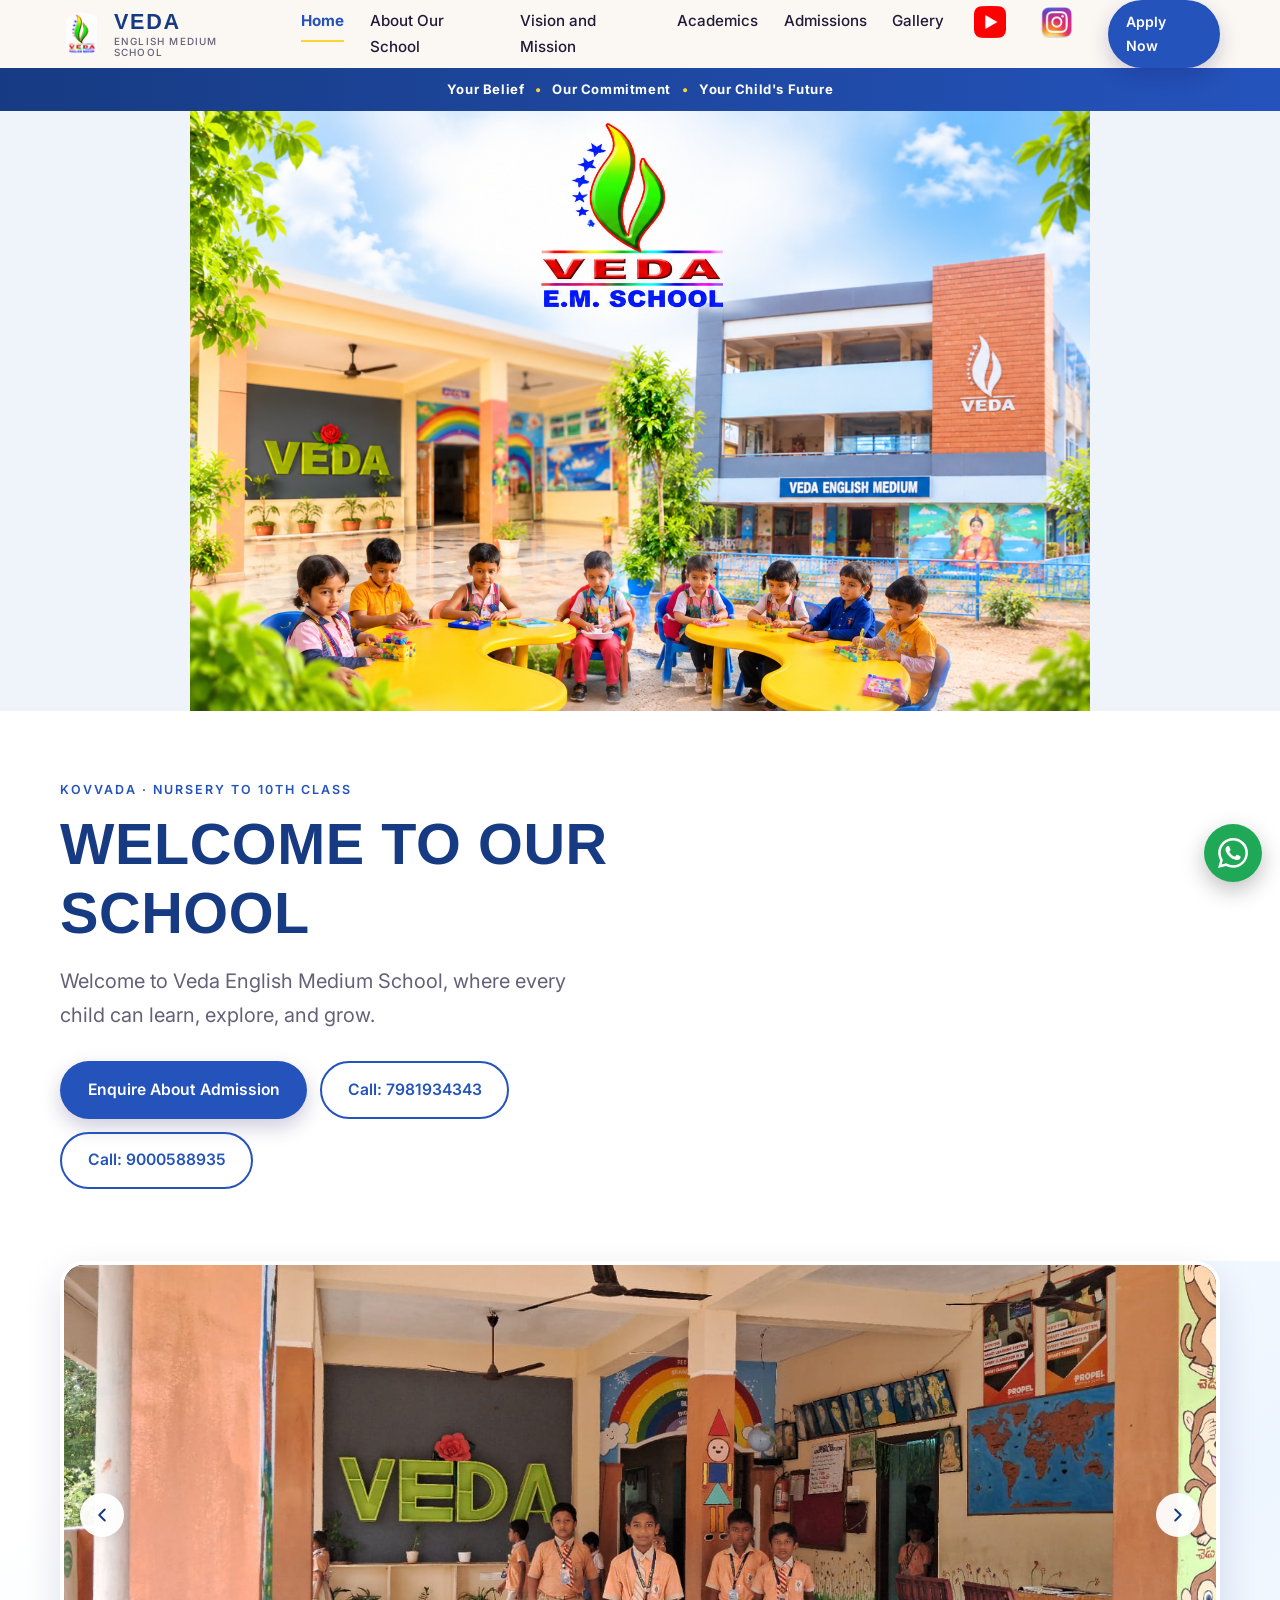
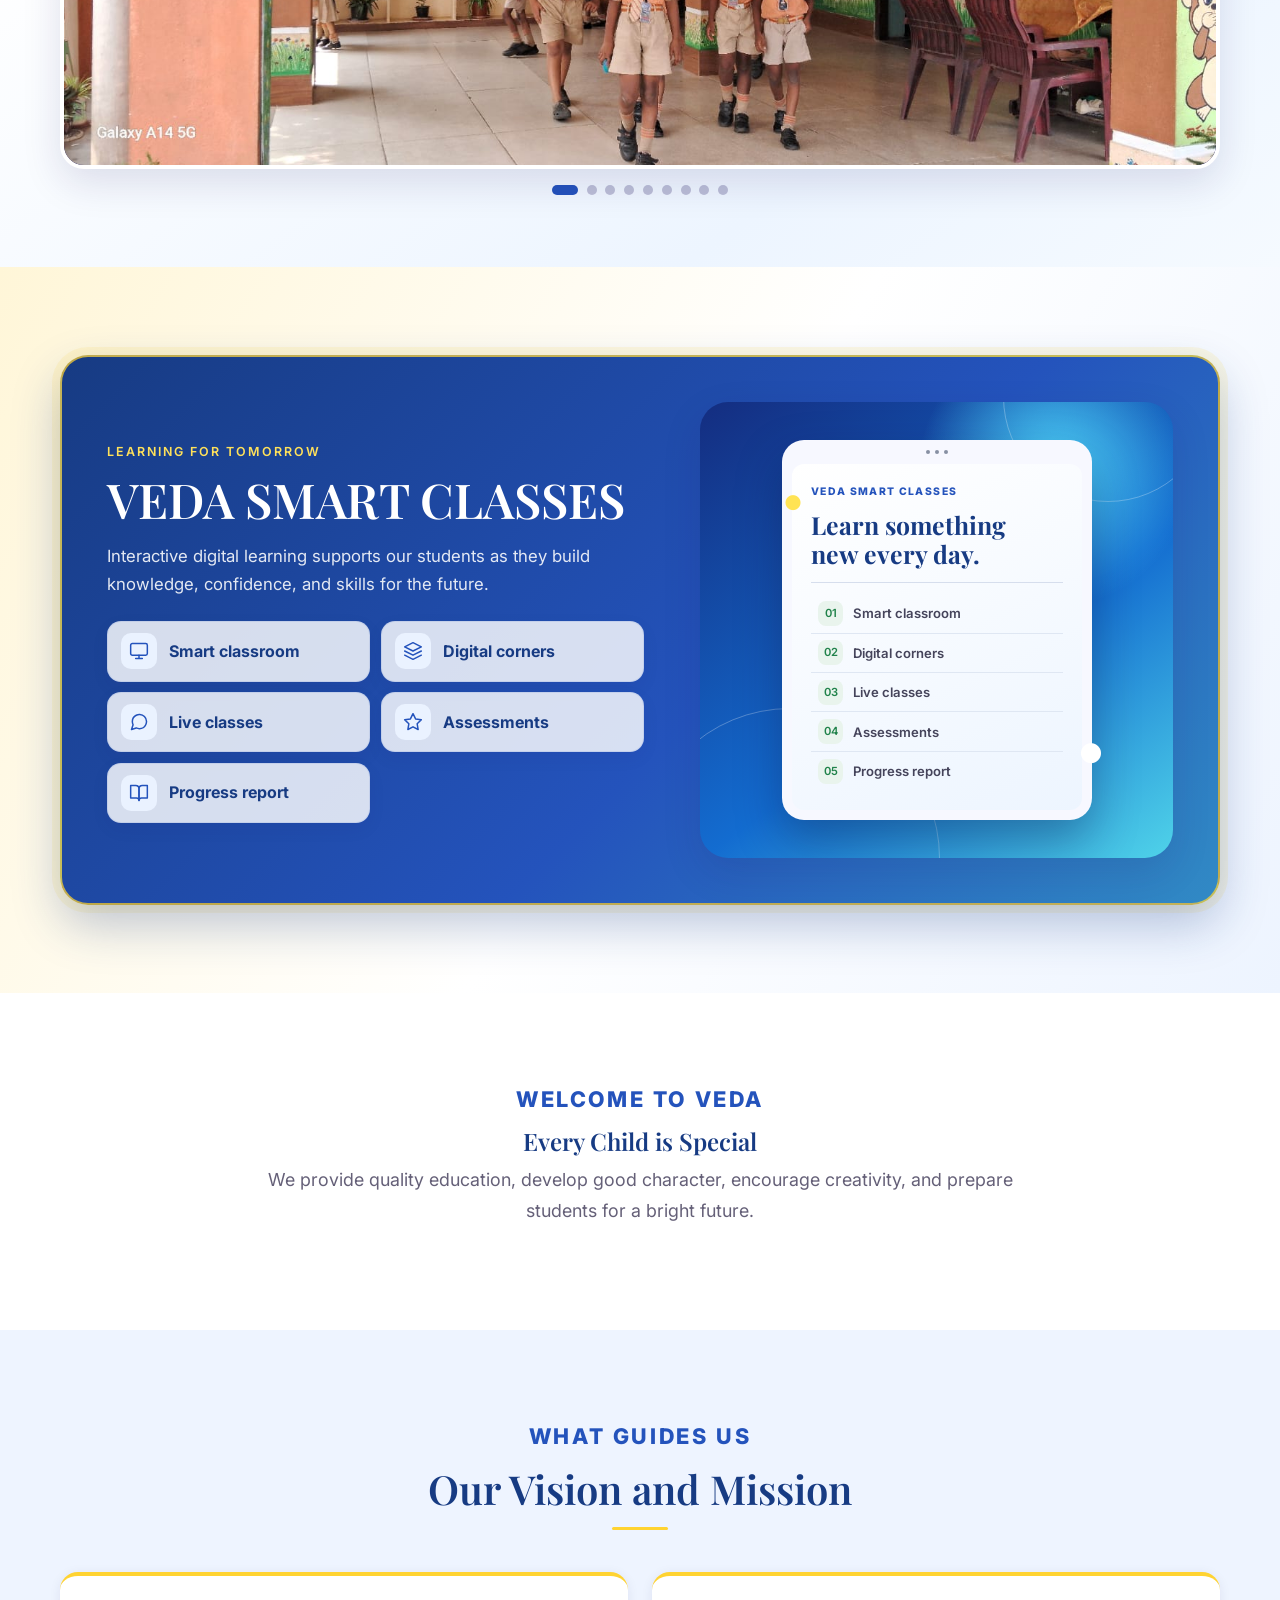
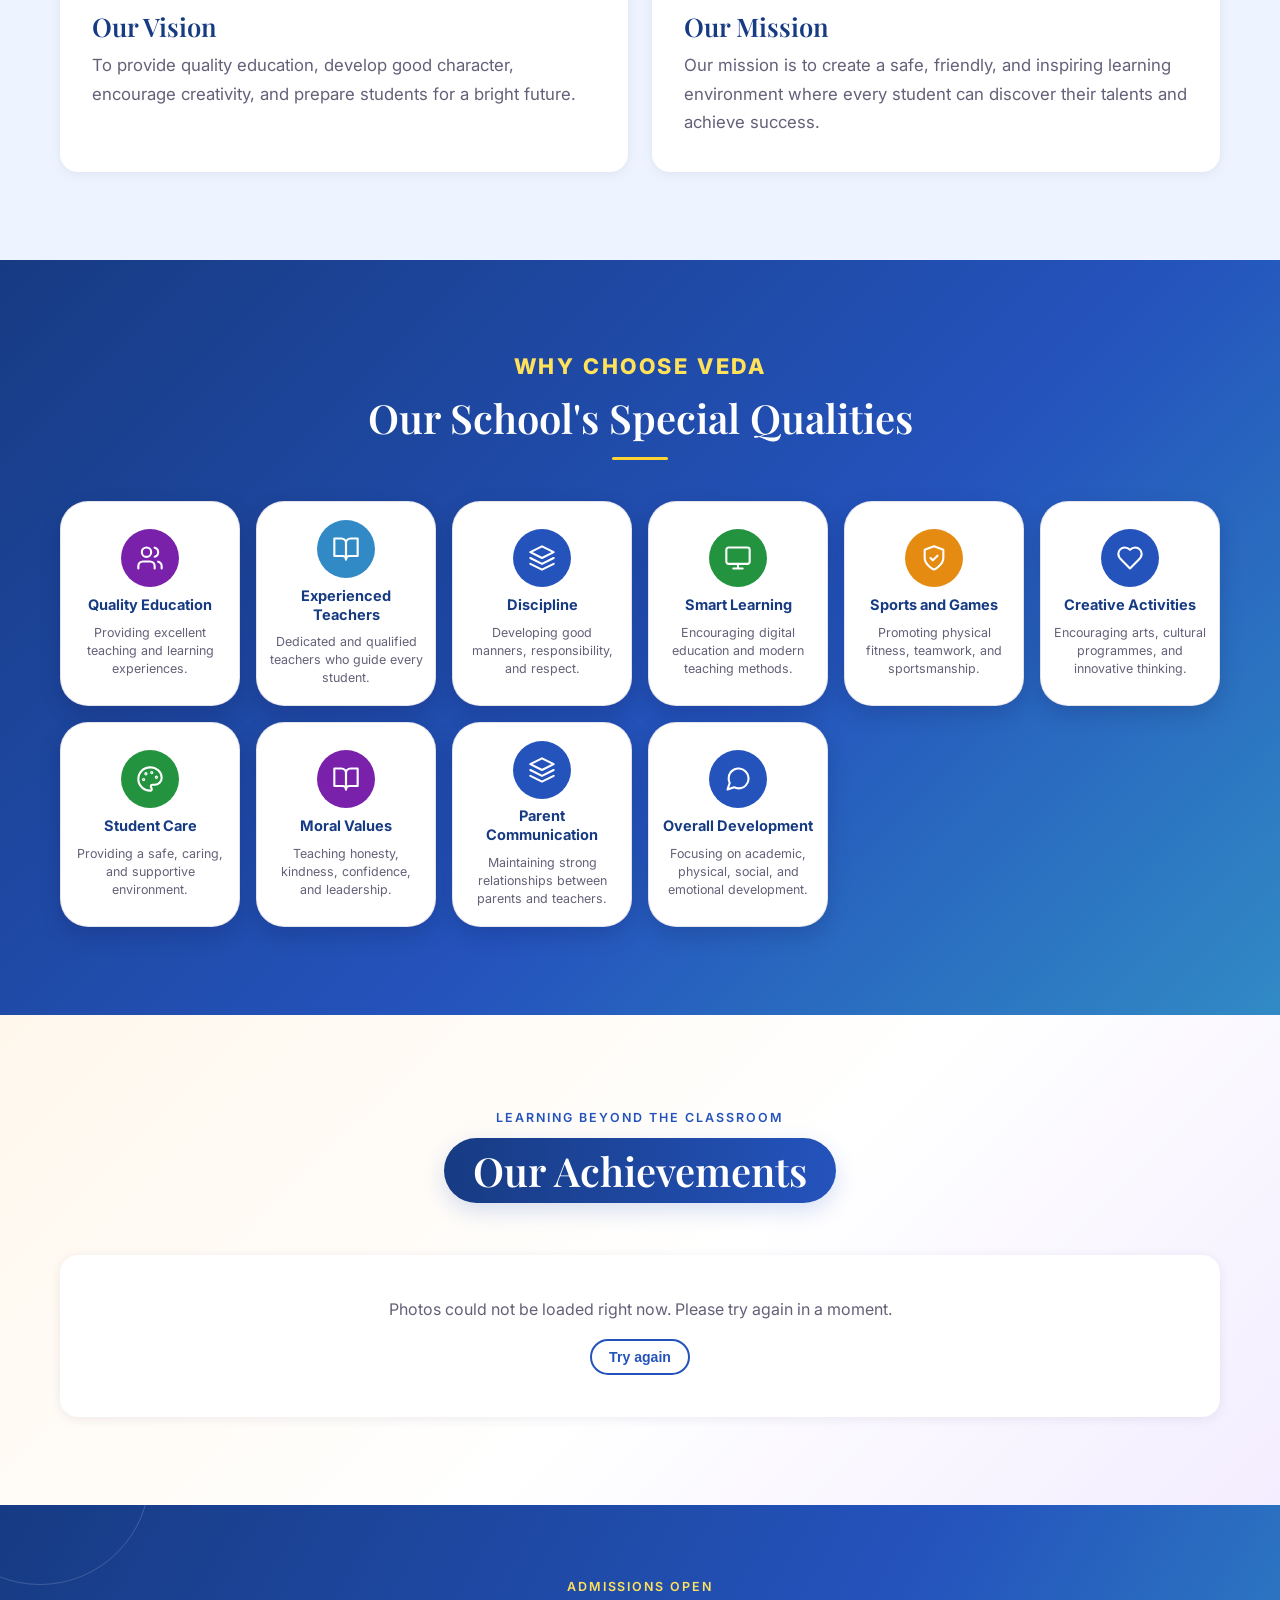
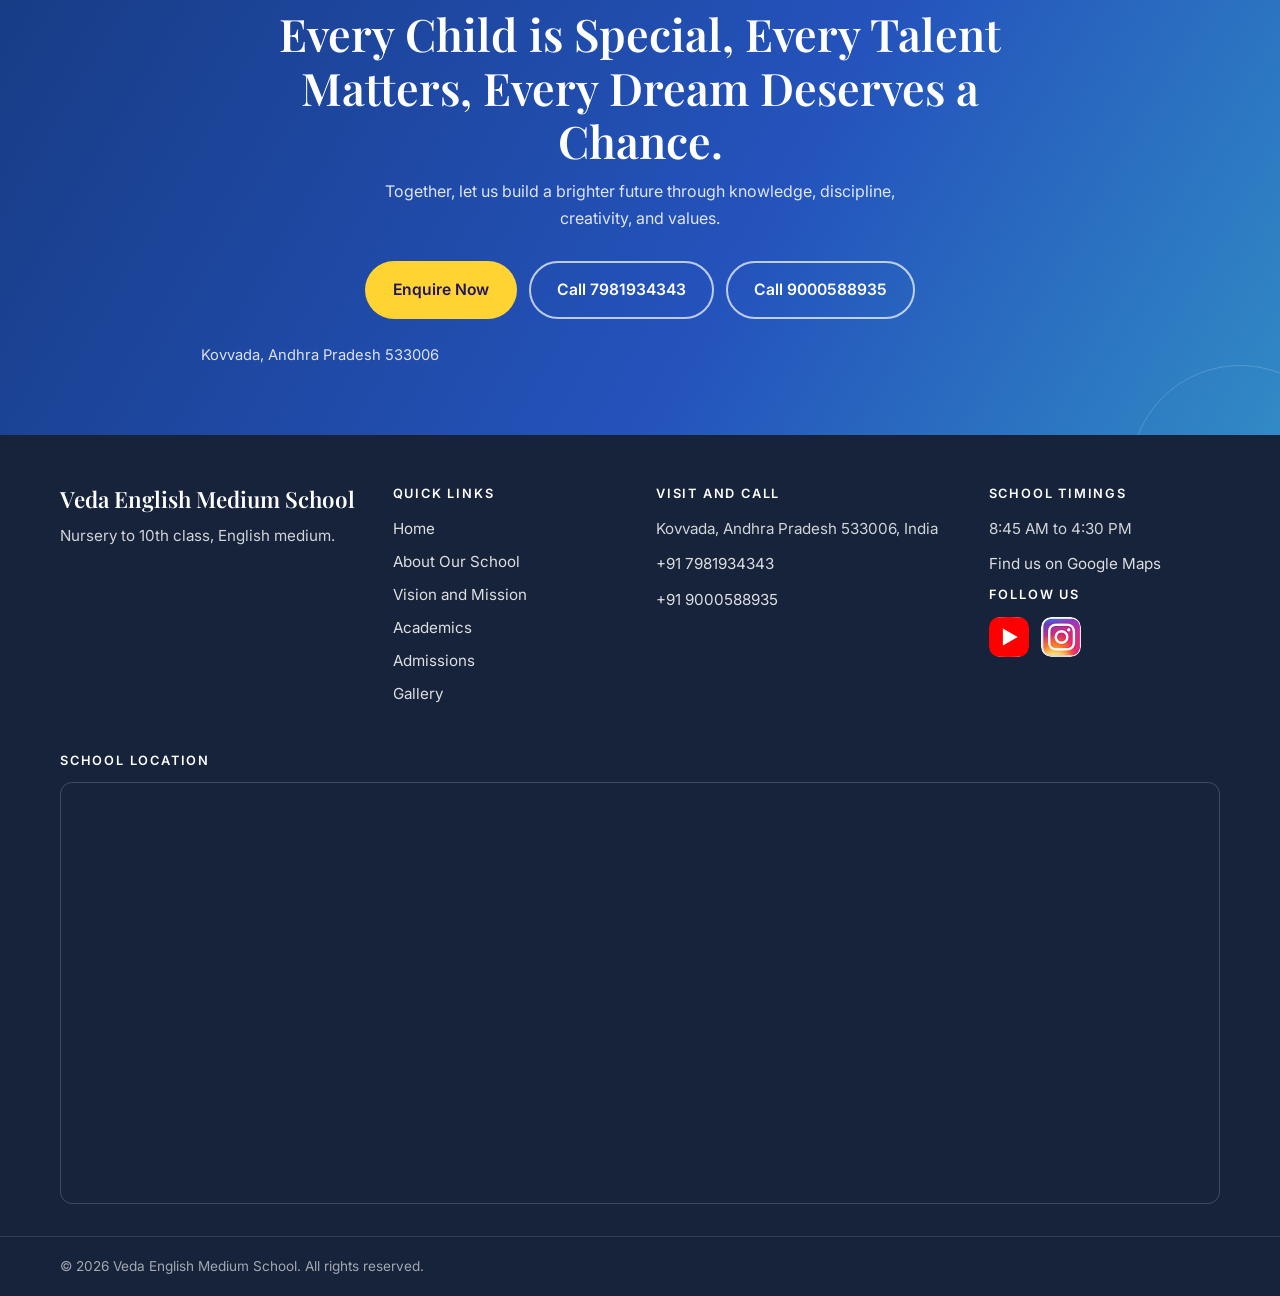
<file: index.html>
<!DOCTYPE html>
<html lang="en">
<head>
  <meta charset="utf-8">
  <meta name="viewport" content="width=device-width, initial-scale=1">
  <title>Veda English Medium School, Kovvada | Nursery to 10th Class</title>
  <meta name="description" content="Veda English Medium School in Kovvada, Andhra Pradesh offers English medium education from Nursery to 10th class. Contact us for admissions.">
  <link rel="canonical" href="https://vedaschool.online/">
  <meta name="theme-color" content="#A50058">

  <!-- Open Graph -->
  <meta property="og:type" content="website">
  <meta property="og:site_name" content="Veda English Medium School">
  <meta property="og:title" content="Veda English Medium School, Kovvada">
  <meta property="og:description" content="English medium education from Nursery to 10th class in Kovvada, Andhra Pradesh.">
  <meta property="og:url" content="https://vedaschool.online/">
  <meta property="og:image" content="https://vedaschool.online/assets/img/og.jpg">
  <meta name="twitter:card" content="summary_large_image">

  <link rel="icon" href="assets/img/favicon.png" type="image/png">
  <link rel="apple-touch-icon" href="assets/img/favicon.png">

  <!-- Fonts -->
  <link rel="preconnect" href="https://fonts.googleapis.com">
  <link rel="preconnect" href="https://fonts.gstatic.com" crossorigin>
  <link href="https://fonts.googleapis.com/css2?family=Inter:wght@400;500;600&family=Playfair+Display:ital,wght@0,500;0,600;0,700;1,500&display=swap" rel="stylesheet">

  <!-- Runs first: marks JS as available, and decides whether to show the intro (once per session) -->
  <script>
    (function () {
      var d = document.documentElement;
      d.classList.add("js");
      try {
        var reduce = window.matchMedia("(prefers-reduced-motion: reduce)").matches;
        if (!sessionStorage.getItem("vedaIntro") && !reduce) d.classList.add("has-intro");
      } catch (e) {}
    })();
  </script>

  <link rel="stylesheet" href="assets/css/style.css">
  <link rel="stylesheet" href="assets/css/gallery.css">

  <!-- School structured data -->
  <script type="application/ld+json">
  {
    "@context": "https://schema.org",
    "@type": "School",
    "name": "Veda English Medium School",
    "url": "https://vedaschool.online/",
    "logo": "https://vedaschool.online/assets/img/logo.png",
    "description": "English medium school from Nursery to 10th class in Kovvada, Andhra Pradesh.",
    "address": {
      "@type": "PostalAddress",
      "addressLocality": "Kovvada",
      "addressRegion": "Andhra Pradesh",
      "postalCode": "533006",
      "addressCountry": "IN"
    }
  }
  </script>
</head>
<body data-page="home">

  <!-- Intro animation -->
  <div class="intro" id="intro" aria-hidden="true">
    <button class="intro-skip" id="introSkip" type="button">Skip</button>
    <div class="intro-inner">
      <img class="intro-logo" src="assets/img/logo.png" alt="" width="180" height="250" onerror="this.style.display='none'">
      <div class="intro-name">Veda English Medium School</div>
      <div class="intro-tagline">Kovvada &middot; Nursery to 10th Class</div>
      <div class="intro-progress" aria-hidden="true"><span></span></div>
      <div class="intro-status">A place to learn and grow</div>
    </div>
  </div>

  <!-- Icon sprite -->
  <svg width="0" height="0" style="position:absolute" aria-hidden="true" focusable="false">
    <symbol id="i-book" viewBox="0 0 24 24"><path d="M2 3h6a4 4 0 0 1 4 4v14a3 3 0 0 0-3-3H2z"/><path d="M22 3h-6a4 4 0 0 0-4 4v14a3 3 0 0 1 3-3h7z"/></symbol>
    <symbol id="i-users" viewBox="0 0 24 24"><path d="M16 21v-2a4 4 0 0 0-4-4H6a4 4 0 0 0-4 4v2"/><circle cx="9" cy="7" r="4"/><path d="M22 21v-2a4 4 0 0 0-3-3.87"/><path d="M16 3.13a4 4 0 0 1 0 7.75"/></symbol>
    <symbol id="i-shield" viewBox="0 0 24 24"><path d="M12 22s8-4 8-10V5l-8-3-8 3v7c0 6 8 10 8 10z"/><path d="m9 12 2 2 4-4"/></symbol>
    <symbol id="i-monitor" viewBox="0 0 24 24"><rect x="2" y="3" width="20" height="14" rx="2"/><path d="M8 21h8M12 17v4"/></symbol>
    <symbol id="i-trophy" viewBox="0 0 24 24"><path d="M6 9H4.5a2.5 2.5 0 0 1 0-5H6"/><path d="M18 9h1.5a2.5 2.5 0 0 0 0-5H18"/><path d="M4 22h16"/><path d="M10 14.66V17c0 .55-.47.98-.97 1.21C7.85 18.75 7 20.24 7 22"/><path d="M14 14.66V17c0 .55.47.98.97 1.21C16.15 18.75 17 20.24 17 22"/><path d="M18 2H6v7a6 6 0 0 0 12 0V2z"/></symbol>
    <symbol id="i-palette" viewBox="0 0 24 24"><circle cx="13.5" cy="6.5" r=".5"/><circle cx="17.5" cy="10.5" r=".5"/><circle cx="8.5" cy="7.5" r=".5"/><circle cx="6.5" cy="12.5" r=".5"/><path d="M12 2C6.5 2 2 6.5 2 12s4.5 10 10 10c.93 0 1.5-.67 1.5-1.5 0-.4-.15-.74-.39-1.04-.23-.29-.38-.63-.38-1.04 0-.83.67-1.5 1.5-1.5H16c3.31 0 6-2.69 6-6 0-4.96-4.5-9-10-9z"/></symbol>
    <symbol id="i-heart" viewBox="0 0 24 24"><path d="M19 14c1.49-1.46 3-3.21 3-5.5A5.5 5.5 0 0 0 16.5 3c-1.76 0-3 .5-4.5 2-1.5-1.5-2.74-2-4.5-2A5.5 5.5 0 0 0 2 8.5c0 2.3 1.5 4.05 3 5.5l7 7z"/></symbol>
    <symbol id="i-star" viewBox="0 0 24 24"><polygon points="12 2 15.09 8.26 22 9.27 17 14.14 18.18 21.02 12 17.77 5.82 21.02 7 14.14 2 9.27 8.91 8.26 12 2"/></symbol>
    <symbol id="i-chat" viewBox="0 0 24 24"><path d="M21 11.5a8.38 8.38 0 0 1-.9 3.8 8.5 8.5 0 0 1-7.6 4.7 8.38 8.38 0 0 1-3.8-.9L3 21l1.9-5.7a8.38 8.38 0 0 1-.9-3.8 8.5 8.5 0 0 1 4.7-7.6 8.38 8.38 0 0 1 3.8-.9h.5a8.48 8.48 0 0 1 8 8v.5z"/></symbol>
    <symbol id="i-layers" viewBox="0 0 24 24"><path d="M12 2 2 7l10 5 10-5-10-5z"/><path d="m2 17 10 5 10-5"/><path d="m2 12 10 5 10-5"/></symbol>
  </svg>

  <div id="site-header"></div>

  <main id="main">

    <!-- HERO -->
    <section class="hero home-hero">
      <div class="hero-ribbon">Your Belief <span aria-hidden="true">&bull;</span> Our Commitment <span aria-hidden="true">&bull;</span> Your Child's Future</div>
      <div class="hero-artwork">
        <img src="file_00000000570c81fd9a30b1809d3fb4c5.png" alt="Veda English Medium School campus and children learning" width="1536" height="1024">
      </div>
      <div class="container hero-grid">
        <div class="hero-copy">
          <span class="eyebrow">Kovvada &middot; Nursery to 10th Class</span>
          <h1>Welcome to Our School</h1>
          <p class="hero-tagline">Welcome to Veda English Medium School, where every child can learn, explore, and grow.</p>
          <div class="hero-actions">
            <a class="btn btn-primary" href="contact.html#admissions">Enquire About Admission</a>
            <a class="btn btn-outline" href="tel:+917981934343" data-call>Call: 7981934343</a>
            <a class="btn btn-outline" href="tel:+919000588935">Call: 9000588935</a>
          </div>
        </div>
      </div>
    </section>

    <!-- SCHOOL PHOTOS -->
    <section class="home-photo-section" aria-label="Life at Veda">
      <div class="container">
        <div class="school-carousel" id="schoolCarousel" role="region" aria-label="School photos" aria-roledescription="carousel">
          <div class="school-carousel-viewport">
            <div class="school-carousel-track" id="schoolCarouselTrack">
              <figure class="school-carousel-slide">
                <img src="IMG-20261118-WA0028.jpg" alt="Students in the Veda school entrance hall" loading="lazy">
              </figure>
              <figure class="school-carousel-slide">
                <img src="IMG-20261118-WA0046.jpg" alt="Students taking part in an outdoor school activity" loading="lazy">
              </figure>
              <figure class="school-carousel-slide">
                <img src="IMG-20261118-WA0048.jpg" alt="Students presenting a solar system activity at Veda School" loading="lazy">
              </figure>
              <figure class="school-carousel-slide">
                <img src="IMG-20261118-WA0041.jpg" alt="Veda school students and activities" loading="lazy">
              </figure>
              <figure class="school-carousel-slide">
                <img src="IMG-20261118-WA0022.jpg" alt="Veda school classroom activity" loading="lazy">
              </figure>
              <figure class="school-carousel-slide">
                <img src="IMG-20261118-WA0018.jpg" alt="Veda school student activity" loading="lazy">
              </figure>
              <figure class="school-carousel-slide">
                <img src="IMG-20261118-WA0017.jpg" alt="Veda school learning activity" loading="lazy">
              </figure>
              <figure class="school-carousel-slide">
                <img src="IMG-20261117-WA0005.jpg" alt="Veda school students learning together" loading="lazy">
              </figure>
              <figure class="school-carousel-slide">
                <img src="IMG-20261117-WA0003.jpg" alt="Veda school campus and student activity" loading="lazy">
              </figure>
            </div>
            <button class="school-carousel-arrow school-carousel-prev" type="button" data-carousel-prev aria-label="Previous school photo">
              <svg viewBox="0 0 24 24" width="22" height="22" fill="none" stroke="currentColor" stroke-width="2.2" stroke-linecap="round" stroke-linejoin="round" aria-hidden="true"><path d="m15 18-6-6 6-6"/></svg>
            </button>
            <button class="school-carousel-arrow school-carousel-next" type="button" data-carousel-next aria-label="Next school photo">
              <svg viewBox="0 0 24 24" width="22" height="22" fill="none" stroke="currentColor" stroke-width="2.2" stroke-linecap="round" stroke-linejoin="round" aria-hidden="true"><path d="m9 18 6-6-6-6"/></svg>
            </button>
          </div>
          <div class="school-carousel-dots" role="group" aria-label="Choose a school photo">
            <button class="school-carousel-dot" type="button" aria-label="Show photo 1" aria-current="true"></button>
            <button class="school-carousel-dot" type="button" aria-label="Show photo 2"></button>
            <button class="school-carousel-dot" type="button" aria-label="Show photo 3"></button>
            <button class="school-carousel-dot" type="button" aria-label="Show photo 4"></button>
            <button class="school-carousel-dot" type="button" aria-label="Show photo 5"></button>
            <button class="school-carousel-dot" type="button" aria-label="Show photo 6"></button>
            <button class="school-carousel-dot" type="button" aria-label="Show photo 7"></button>
            <button class="school-carousel-dot" type="button" aria-label="Show photo 8"></button>
            <button class="school-carousel-dot" type="button" aria-label="Show photo 9"></button>
          </div>
        </div>
      </div>
    </section>

    <!-- SMART SCHOOL -->
    <section class="section smart-school">
      <div class="container smart-school-grid">
        <div class="smart-school-copy reveal">
          <span class="eyebrow">Learning for Tomorrow</span>
          <h2>Veda Smart Classes</h2>
          <p>Interactive digital learning supports our students as they build knowledge, confidence, and skills for the future.</p>
          <ul class="smart-feature-list">
            <li><svg class="icon" aria-hidden="true"><use href="#i-monitor"/></svg> Smart classroom</li>
            <li><svg class="icon" aria-hidden="true"><use href="#i-layers"/></svg> Digital corners</li>
            <li><svg class="icon" aria-hidden="true"><use href="#i-chat"/></svg> Live classes</li>
            <li><svg class="icon" aria-hidden="true"><use href="#i-star"/></svg> Assessments</li>
            <li><svg class="icon" aria-hidden="true"><use href="#i-book"/></svg> Progress report</li>
          </ul>
        </div>
        <div class="smart-visual reveal" aria-label="Smart learning features">
          <div class="smart-device">
            <div class="smart-device-top"><span></span><span></span><span></span></div>
            <div class="smart-screen">
              <span class="smart-screen-kicker">VEDA SMART CLASSES</span>
              <span class="smart-screen-title">Learn something<br>new every day.</span>
              <div class="smart-screen-line"></div>
              <div class="smart-screen-row"><span>01</span> Smart classroom</div>
              <div class="smart-screen-row"><span>02</span> Digital corners</div>
              <div class="smart-screen-row"><span>03</span> Live classes</div>
              <div class="smart-screen-row"><span>04</span> Assessments</div>
              <div class="smart-screen-row"><span>05</span> Progress report</div>
            </div>
          </div>
          <span class="smart-spark smart-spark-one" aria-hidden="true">&bull;</span>
          <span class="smart-spark smart-spark-two" aria-hidden="true">&bull;</span>
        </div>
      </div>
    </section>

    <!-- WELCOME -->
    <section class="section" id="welcome">
      <div class="container">
        <div class="welcome reveal">
          <span class="eyebrow">Welcome to Veda</span>
          <h2>Every Child is Special</h2>
          <p>We provide quality education, develop good character, encourage creativity, and prepare students for a bright future.</p>
        </div>
      </div>
    </section>

    <!-- VISION & MISSION -->
    <section class="section section-alt" id="vision-mission">
      <div class="container">
        <div class="section-head reveal">
          <span class="eyebrow">What Guides Us</span>
          <h2>Our Vision and Mission</h2>
        </div>
        <div class="vm-grid" data-stagger>
          <article class="vm-card">
            <h3>Our Vision</h3>
            <p>To provide quality education, develop good character, encourage creativity, and prepare students for a bright future.</p>
          </article>
          <article class="vm-card">
            <h3>Our Mission</h3>
            <p>Our mission is to create a safe, friendly, and inspiring learning environment where every student can discover their talents and achieve success.</p>
          </article>
        </div>
      </div>
    </section>

    <!-- HIGHLIGHTS -->
    <section class="section home-highlights" id="qualities">
      <div class="container">
        <div class="section-head reveal">
          <span class="eyebrow">Why Choose Veda</span>
          <h2>Our School's Special Qualities</h2>
        </div>
        <div class="highlights-grid" data-stagger>
          <article class="highlight-card">
            <div class="highlight-icon highlight-purple"><svg class="icon" aria-hidden="true"><use href="#i-users"/></svg></div>
            <h3>Quality Education</h3>
            <p>Providing excellent teaching and learning experiences.</p>
          </article>
          <article class="highlight-card">
            <div class="highlight-icon highlight-pink"><svg class="icon" aria-hidden="true"><use href="#i-book"/></svg></div>
            <h3>Experienced Teachers</h3>
            <p>Dedicated and qualified teachers who guide every student.</p>
          </article>
          <article class="highlight-card">
            <div class="highlight-icon highlight-blue"><svg class="icon" aria-hidden="true"><use href="#i-layers"/></svg></div>
            <h3>Discipline</h3>
            <p>Developing good manners, responsibility, and respect.</p>
          </article>
          <article class="highlight-card">
            <div class="highlight-icon highlight-green"><svg class="icon" aria-hidden="true"><use href="#i-monitor"/></svg></div>
            <h3>Smart Learning</h3>
            <p>Encouraging digital education and modern teaching methods.</p>
          </article>
          <article class="highlight-card">
            <div class="highlight-icon highlight-orange"><svg class="icon" aria-hidden="true"><use href="#i-shield"/></svg></div>
            <h3>Sports and Games</h3>
            <p>Promoting physical fitness, teamwork, and sportsmanship.</p>
          </article>
          <article class="highlight-card">
            <div class="highlight-icon highlight-red"><svg class="icon" aria-hidden="true"><use href="#i-heart"/></svg></div>
            <h3>Creative Activities</h3>
            <p>Encouraging arts, cultural programmes, and innovative thinking.</p>
          </article>
          <article class="highlight-card">
            <div class="highlight-icon highlight-green"><svg class="icon" aria-hidden="true"><use href="#i-palette"/></svg></div>
            <h3>Student Care</h3>
            <p>Providing a safe, caring, and supportive environment.</p>
          </article>
          <article class="highlight-card">
            <div class="highlight-icon highlight-purple"><svg class="icon" aria-hidden="true"><use href="#i-book"/></svg></div>
            <h3>Moral Values</h3>
            <p>Teaching honesty, kindness, confidence, and leadership.</p>
          </article>
          <article class="highlight-card">
            <div class="highlight-icon highlight-red"><svg class="icon" aria-hidden="true"><use href="#i-layers"/></svg></div>
            <h3>Parent Communication</h3>
            <p>Maintaining strong relationships between parents and teachers.</p>
          </article>
          <article class="highlight-card">
            <div class="highlight-icon highlight-blue"><svg class="icon" aria-hidden="true"><use href="#i-chat"/></svg></div>
            <h3>Overall Development</h3>
            <p>Focusing on academic, physical, social, and emotional development.</p>
          </article>
        </div>
      </div>
    </section>

    <!-- GALLERY (categories and photos are loaded from Supabase by assets/js/gallery.js) -->
    <section class="section home-achievements" id="gallery" aria-labelledby="galleryTitle">
      <div class="container">
        <div class="section-head reveal">
          <span class="eyebrow">Learning Beyond the Classroom</span>
          <h2 id="galleryTitle">Our Achievements</h2>
        </div>

        <div class="achievement-grid" id="galleryCategories" role="group" aria-label="Photo categories" hidden></div>

        <div class="g-state" id="galleryState" role="status" aria-live="polite">Loading photos&hellip;</div>

        <div class="g-stage" id="galleryStage" hidden>
          <div class="g-frame">
            <div class="g-viewport" id="galleryViewport" aria-roledescription="carousel" aria-label="School photos">
              <div class="g-track" id="galleryTrack"></div>
            </div>
            <button class="g-arrow g-prev" id="galleryPrev" type="button" aria-label="Previous photo">
              <svg viewBox="0 0 24 24" width="22" height="22" fill="none" stroke="currentColor" stroke-width="2.2" stroke-linecap="round" stroke-linejoin="round" aria-hidden="true"><path d="m15 18-6-6 6-6"/></svg>
            </button>
            <button class="g-arrow g-next" id="galleryNext" type="button" aria-label="Next photo">
              <svg viewBox="0 0 24 24" width="22" height="22" fill="none" stroke="currentColor" stroke-width="2.2" stroke-linecap="round" stroke-linejoin="round" aria-hidden="true"><path d="m9 18 6-6-6-6"/></svg>
            </button>
          </div>
          <div class="g-meta">
            <div class="g-dots" id="galleryDots"></div>
            <div class="g-count" id="galleryCount" hidden></div>
          </div>
        </div>
      </div>
    </section>

    <!-- CLOSING CTA -->
    <section class="cta-band home-cta">
      <div class="container reveal">
        <span class="eyebrow">Admissions Open</span>
        <h2>Every Child is Special, Every Talent Matters, Every Dream Deserves a Chance.</h2>
        <p>Together, let us build a brighter future through knowledge, discipline, creativity, and values.</p>
        <div class="cta-actions">
          <a class="btn btn-gold" href="contact.html#admissions">Enquire Now</a>
          <a class="btn btn-light" href="tel:+917981934343" data-call>Call 7981934343</a>
          <a class="btn btn-light" href="tel:+919000588935">Call 9000588935</a>
        </div>
        <p class="home-cta-address">Kovvada, Andhra Pradesh 533006</p>
      </div>
    </section>

  </main>

  <div id="site-footer"></div>

  <!-- Lightbox -->
  <div class="lightbox" id="lightbox" role="dialog" aria-modal="true" aria-label="Photo viewer" hidden>
    <button class="lb-btn lb-close" id="lbClose" type="button" aria-label="Close photo viewer">
      <svg viewBox="0 0 24 24" width="24" height="24" fill="none" stroke="currentColor" stroke-width="2.2" stroke-linecap="round" stroke-linejoin="round" aria-hidden="true"><path d="M18 6 6 18M6 6l12 12"/></svg>
    </button>
    <button class="lb-btn lb-prev" id="lbPrev" type="button" aria-label="Previous photo">
      <svg viewBox="0 0 24 24" width="24" height="24" fill="none" stroke="currentColor" stroke-width="2.2" stroke-linecap="round" stroke-linejoin="round" aria-hidden="true"><path d="m15 18-6-6 6-6"/></svg>
    </button>
    <figure class="lb-figure">
      <img id="lbImg" alt="">
      <figcaption id="lbCap"></figcaption>
    </figure>
    <button class="lb-btn lb-next" id="lbNext" type="button" aria-label="Next photo">
      <svg viewBox="0 0 24 24" width="24" height="24" fill="none" stroke="currentColor" stroke-width="2.2" stroke-linecap="round" stroke-linejoin="round" aria-hidden="true"><path d="m9 18 6-6-6-6"/></svg>
    </button>
  </div>

  <script src="assets/js/config.js"></script>
  <script src="assets/js/layout.js" defer></script>
  <script src="assets/js/main.js" defer></script>
  <script src="assets/js/gallery.js" defer></script>
</body>
</html>
</file>
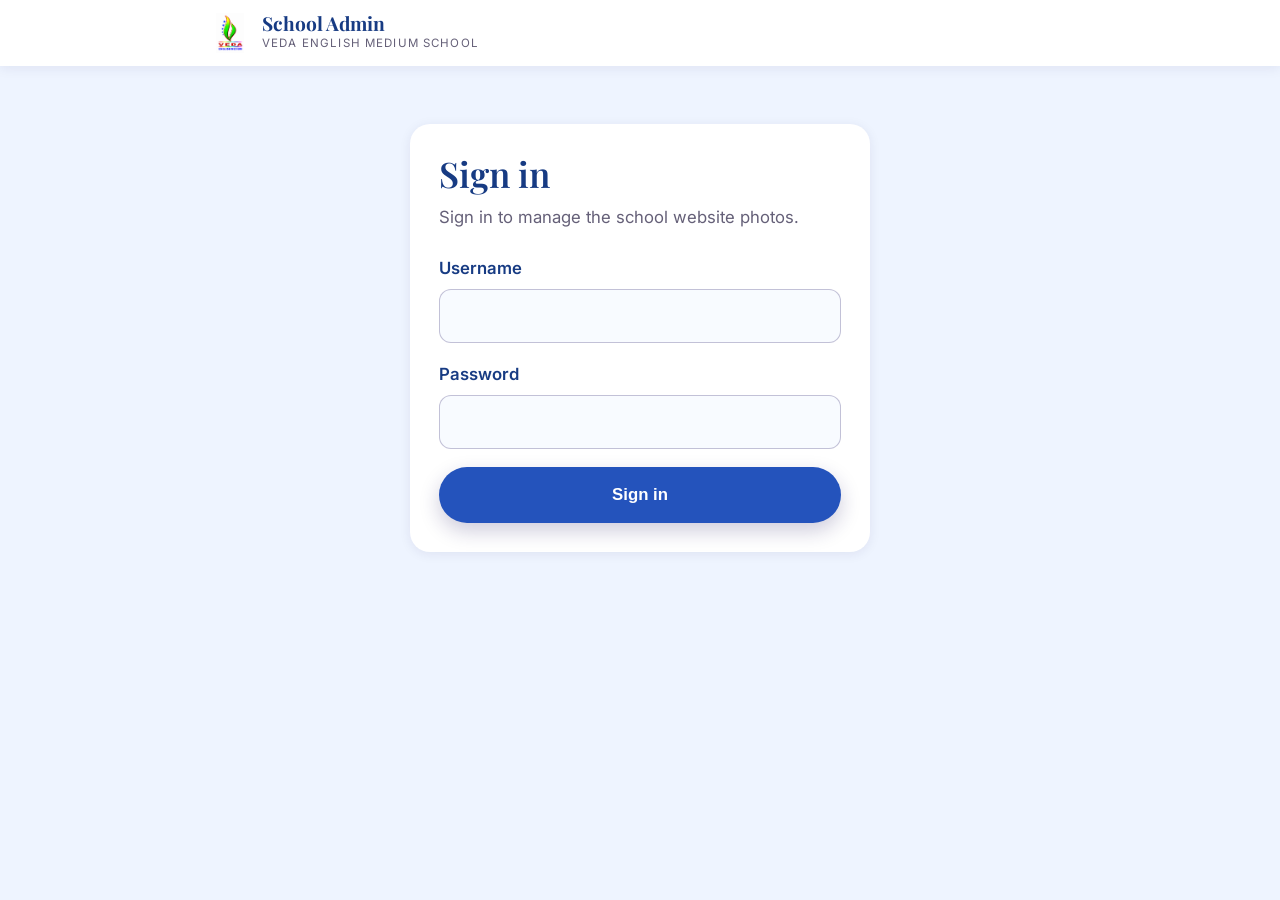
<file: admin/index.html>
<!DOCTYPE html>
<html lang="en">
<head>
  <meta charset="utf-8">
  <meta name="viewport" content="width=device-width, initial-scale=1">
  <title>School Admin | Veda English Medium School</title>
  <meta name="robots" content="noindex, nofollow">
  <meta name="theme-color" content="#A50058">
  <link rel="icon" href="../assets/img/favicon.png" type="image/png">

  <link rel="preconnect" href="https://fonts.googleapis.com">
  <link rel="preconnect" href="https://fonts.gstatic.com" crossorigin>
  <link href="https://fonts.googleapis.com/css2?family=Inter:wght@400;500;600&family=Playfair+Display:wght@500;600;700&display=swap" rel="stylesheet">

  <link rel="stylesheet" href="../assets/css/style.css">
  <link rel="stylesheet" href="admin.css">
</head>
<body class="ad">

  <header class="ad-header">
    <div class="inner">
      <img src="../assets/img/logo.png" alt="" width="40" height="40" onerror="this.style.display='none'">
      <div><strong>School Admin</strong><small>Veda English Medium School</small></div>
    </div>
  </header>

  <main class="ad-wrap">

    <!-- SIGN IN -->
    <section id="loginView" class="ad-card login-card">
      <h1>Sign in</h1>
      <p class="lead">Sign in to manage the school website photos.</p>
      <div class="ad-msg" id="loginMsg" hidden></div>
      <form id="loginForm" novalidate>
        <div class="ad-field">
          <label for="loginEmail">Username</label>
          <input id="loginEmail" type="text" autocomplete="username" autocapitalize="none" spellcheck="false" required>
        </div>
        <div class="ad-field">
          <label for="loginPassword">Password</label>
          <input id="loginPassword" type="password" autocomplete="current-password" required>
        </div>
        <button class="btn btn-primary btn-lg btn-block" type="submit" id="loginBtn">Sign in</button>
      </form>
    </section>

    <!-- AFTER SIGN IN -->
    <div id="app" hidden>

      <div class="ad-bar">
        <button class="btn btn-outline" type="button" id="backBtn" hidden>&larr; Back to menu</button>
        <button class="btn btn-outline" type="button" id="signOutBtn">Sign out</button>
      </div>

      <!-- MENU -->
      <section id="v-home">
        <h1>What would you like to do?</h1>
        <div class="menu-grid">
          <button class="menu-btn" type="button" data-go="add">
            <span class="menu-icon"><svg viewBox="0 0 24 24" aria-hidden="true"><path d="M12 5v14M5 12h14"/></svg></span>
            <span><strong>Add photos</strong><small>Upload new photos to the gallery</small></span>
          </button>
          <button class="menu-btn" type="button" data-go="remove">
            <span class="menu-icon"><svg viewBox="0 0 24 24" aria-hidden="true"><path d="M3 6h18M8 6V4h8v2M6 6l1 14h10l1-14"/></svg></span>
            <span><strong>Delete photos</strong><small>Remove photos from the gallery</small></span>
          </button>
          <button class="menu-btn" type="button" data-go="cats">
            <span class="menu-icon"><svg viewBox="0 0 24 24" aria-hidden="true"><path d="M3 7h7l2 2h9v10H3z"/></svg></span>
            <span><strong>Manage categories</strong><small>Create, rename or delete photo groups</small></span>
          </button>
        </div>
      </section>

      <!-- ADD PHOTOS -->
      <section id="v-add" hidden>
        <h1>Add photos</h1>

        <div class="ad-card">
          <h2>Step 1: Choose a category</h2>
          <div class="ad-field">
            <label for="addCat">Category</label>
            <select id="addCat"></select>
          </div>
          <div class="ad-field" id="newCatWrap" hidden>
            <label for="newCatName">Name of the new category</label>
            <input id="newCatName" type="text" maxlength="40" placeholder="For example: Annual Day">
          </div>
        </div>

        <div class="ad-card">
          <h2>Step 2: Choose photos</h2>
          <p class="help">JPG, PNG or WebP. Up to 15 MB each, and up to 30 photos at a time. Photos are made smaller automatically before they are uploaded.</p>
          <input id="fileInput" class="sr-only" type="file" multiple accept="image/jpeg,image/png,image/webp">
          <label for="fileInput" class="btn btn-outline btn-lg btn-block" id="fileLabel">Choose photos</label>
          <ul class="up-list" id="queueList"></ul>
        </div>

        <div class="ad-card">
          <h2>Step 3: Upload</h2>
          <div class="ad-msg" id="addMsg" hidden></div>
          <button class="btn btn-primary btn-lg btn-block" type="button" id="uploadBtn" disabled>Upload photos</button>
        </div>
      </section>

      <!-- DELETE PHOTOS -->
      <section id="v-remove" hidden>
        <h1>Delete photos</h1>
        <p class="lead">Tap Delete under a photo to remove it from the website.</p>
        <div class="ad-msg" id="rmMsg" hidden></div>
        <div id="rmBody"></div>
      </section>

      <!-- CATEGORIES -->
      <section id="v-cats" hidden>
        <h1>Manage categories</h1>
        <p class="lead">Categories are the groups shown as tabs above the gallery. Empty categories are hidden from visitors.</p>
        <div class="ad-card">
          <h2>Create a category</h2>
          <div class="ad-field">
            <label for="catNewName">Name</label>
            <input id="catNewName" type="text" maxlength="40" placeholder="For example: Sports Day">
          </div>
          <button class="btn btn-primary btn-lg btn-block" type="button" id="catCreateBtn">Create category</button>
        </div>
        <div class="ad-msg" id="catMsg" hidden></div>
        <ul class="cat-list" id="catList"></ul>
      </section>

      <!-- ENQUIRIES -->
      <section id="v-enq" hidden>
        <h1>Enquiries</h1>
        <p class="lead">Newest first. This list is for reading only.</p>
        <div class="ad-msg" id="enqMsg" hidden></div>
        <div id="enqBody"></div>
      </section>

    </div>
  </main>

  <!-- Pop-up used for confirmations -->
  <div class="modal" id="modal" hidden>
    <div class="modal-box" role="dialog" aria-modal="true" aria-labelledby="mTitle">
      <h2 id="mTitle"></h2>
      <img id="mThumb" alt="" hidden>
      <p id="mText"></p>
      <input id="mInput" type="text" maxlength="40" aria-label="Category name" hidden>
      <p class="ad-error" id="mErr"></p>
      <div class="modal-actions">
        <button class="btn btn-outline btn-lg" type="button" id="mNo"></button>
        <button class="btn btn-primary btn-lg" type="button" id="mYes"></button>
      </div>
    </div>
  </div>

  <div class="toast" id="toast" role="status" aria-live="polite" hidden></div>

  <script src="../assets/js/config.js"></script>
  <script src="admin.js" defer></script>
</body>
</html>
</file>
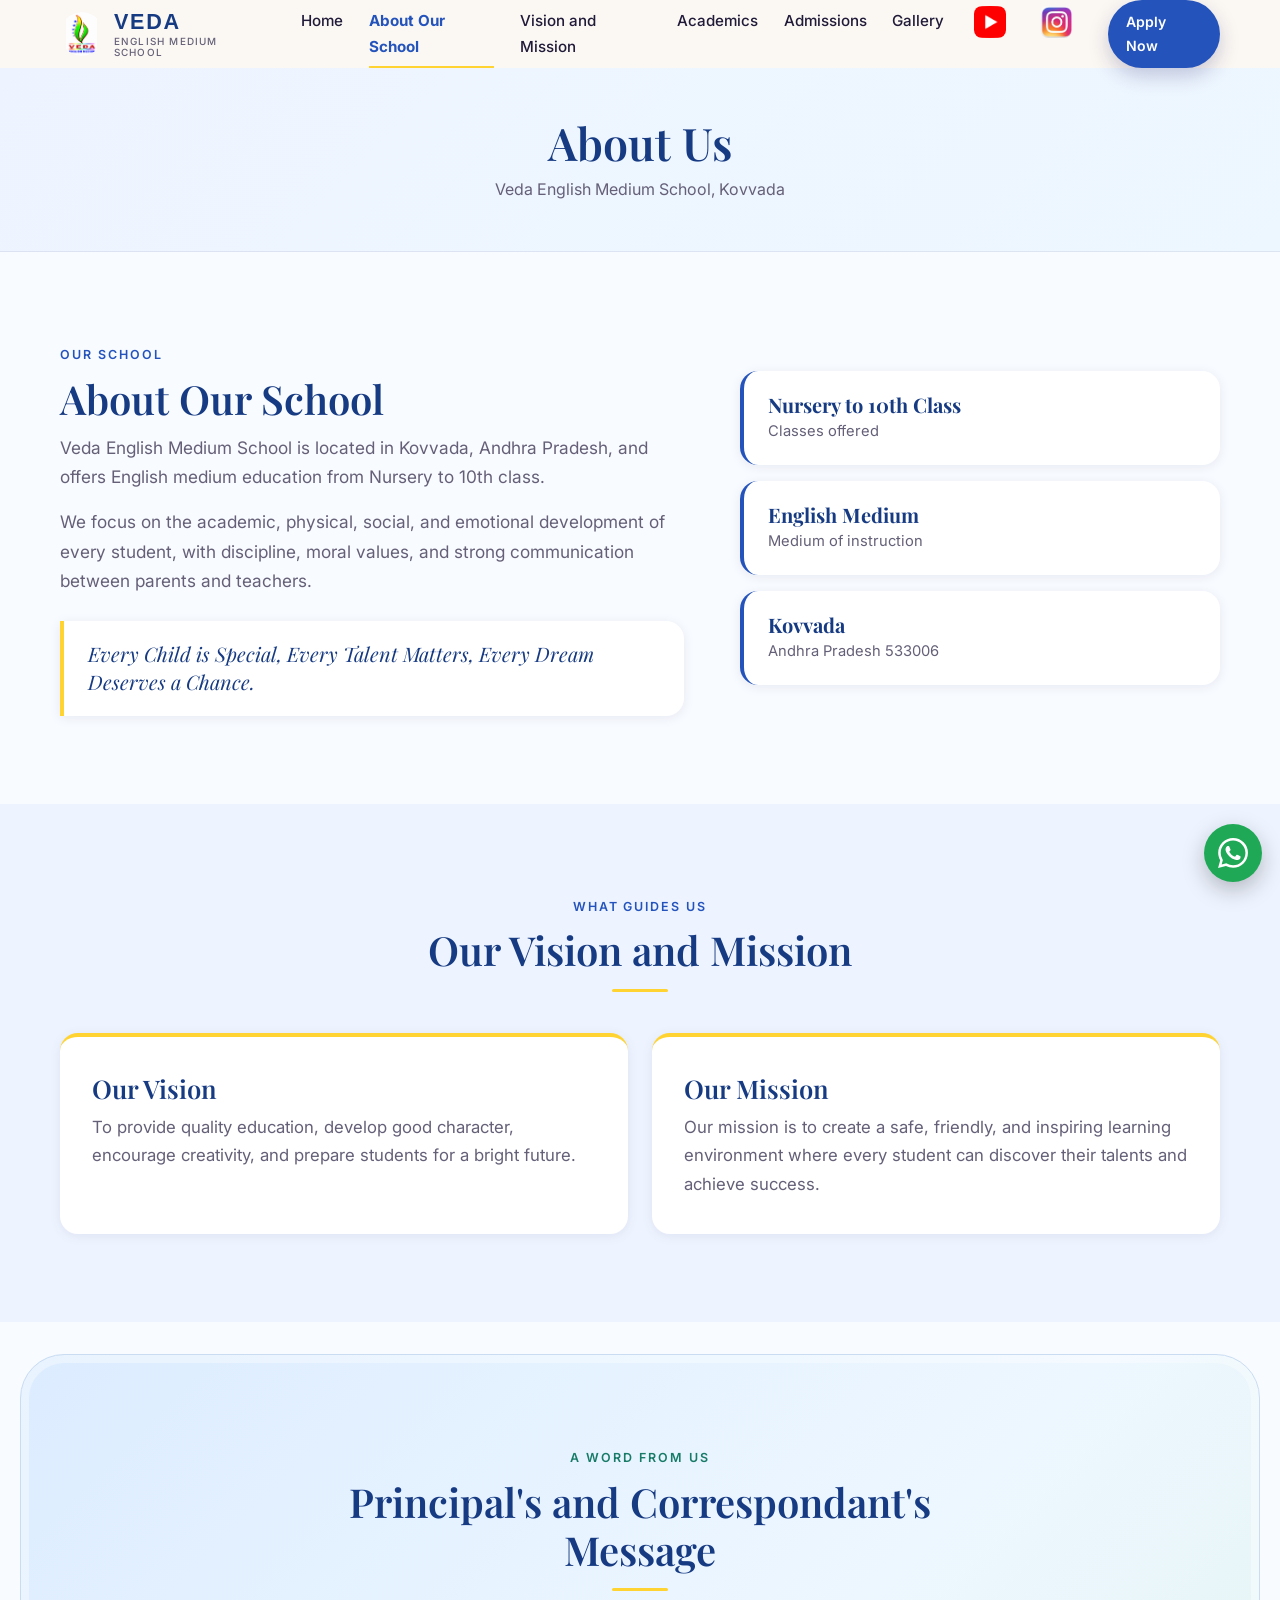
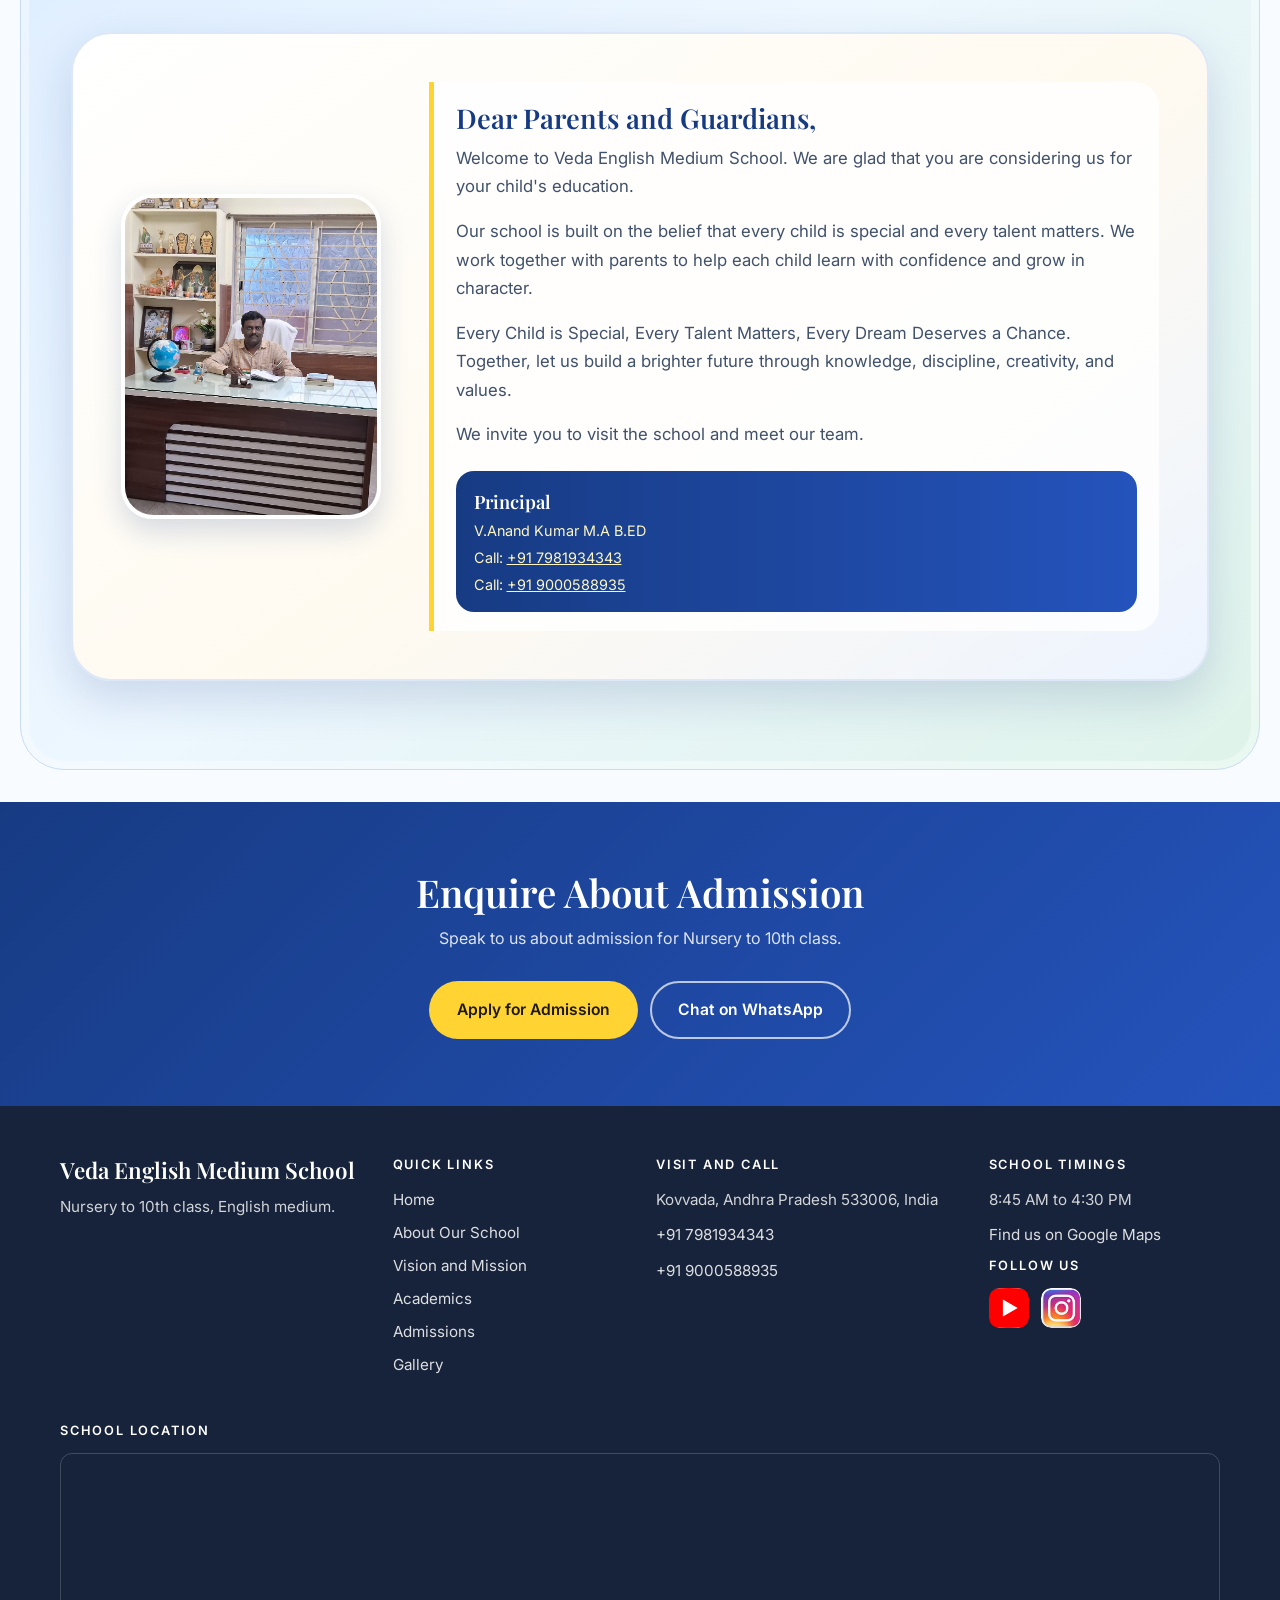
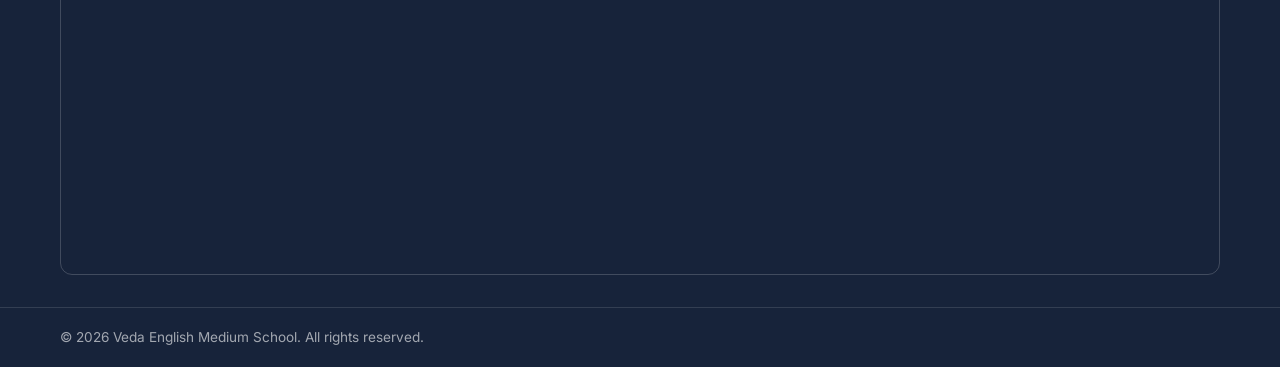
<file: about.html>
<!DOCTYPE html>
<html lang="en">
<head>
  <meta charset="utf-8">
  <meta name="viewport" content="width=device-width, initial-scale=1">
  <title>About Us | Veda English Medium School, Kovvada</title>
  <meta name="description" content="Learn about Veda English Medium School in Kovvada, Andhra Pradesh: our vision, our mission and our approach to education from Nursery to 10th class.">
  <link rel="canonical" href="https://vedaschool.online/about">
  <meta name="theme-color" content="#A50058">

  <meta property="og:type" content="website">
  <meta property="og:site_name" content="Veda English Medium School">
  <meta property="og:title" content="About Us | Veda English Medium School">
  <meta property="og:description" content="Our vision, mission and approach to English medium education from Nursery to 10th class in Kovvada.">
  <meta property="og:url" content="https://vedaschool.online/about">
  <meta property="og:image" content="https://vedaschool.online/assets/img/og.jpg">
  <meta name="twitter:card" content="summary_large_image">

  <link rel="icon" href="assets/img/favicon.png" type="image/png">
  <link rel="apple-touch-icon" href="assets/img/favicon.png">

  <link rel="preconnect" href="https://fonts.googleapis.com">
  <link rel="preconnect" href="https://fonts.gstatic.com" crossorigin>
  <link href="https://fonts.googleapis.com/css2?family=Inter:wght@400;500;600&family=Playfair+Display:ital,wght@0,500;0,600;0,700;1,500&display=swap" rel="stylesheet">

  <script>
    (function () {
      var d = document.documentElement;
      d.classList.add("js");
      if (/[?&]review\b/.test(location.search)) d.classList.add("review");
    })();
  </script>

  <link rel="stylesheet" href="assets/css/style.css">
  <link rel="stylesheet" href="assets/css/pages.css">
</head>
<body data-page="about">

  <div id="site-header"></div>

  <main id="main">

    <section class="page-banner">
      <div class="container">
        <h1>About Us</h1>
        <p>Veda English Medium School, Kovvada</p>
      </div>
    </section>

    <!-- ABOUT OUR SCHOOL (built only from the client content) -->
    <section class="section" id="principal">
      <div class="container about-grid">
        <div class="about-copy reveal">
          <span class="eyebrow">Our School</span>
          <h2>About Our School</h2>
          <p>Veda English Medium School is located in Kovvada, Andhra Pradesh, and offers English medium education from Nursery to 10th class.</p>
          <p>We focus on the academic, physical, social, and emotional development of every student, with discipline, moral values, and strong communication between parents and teachers.</p>
          <blockquote class="about-quote">Every Child is Special, Every Talent Matters, Every Dream Deserves a Chance.</blockquote>
        </div>
        <div class="hl-grid" data-stagger>
          <div class="hl-card"><strong>Nursery to 10th Class</strong><span>Classes offered</span></div>
          <div class="hl-card"><strong>English Medium</strong><span>Medium of instruction</span></div>
          <div class="hl-card"><strong>Kovvada</strong><span>Andhra Pradesh 533006</span></div>
        </div>
      </div>
    </section>

    <!-- VISION & MISSION (client text, exactly as supplied) -->
    <section class="section section-alt" id="vision-mission">
      <div class="container">
        <div class="section-head reveal">
          <span class="eyebrow">What Guides Us</span>
          <h2>Our Vision and Mission</h2>
        </div>
        <div class="vm-grid" data-stagger>
          <article class="vm-card">
            <h3>Our Vision</h3>
            <p>To provide quality education, develop good character, encourage creativity, and prepare students for a bright future.</p>
          </article>
          <article class="vm-card">
            <h3>Our Mission</h3>
            <p>Our mission is to create a safe, friendly, and inspiring learning environment where every student can discover their talents and achieve success.</p>
          </article>
        </div>
      </div>
    </section>

    <!-- PRINCIPAL'S MESSAGE -->
    <section class="section principal-section">
      <div class="container">
        <div class="section-head reveal">
          <span class="eyebrow">A Word From Us</span>
          <h2>Principal's and Correspondant's Message</h2>
        </div>
        <div class="prin-card reveal" data-confirm>
          <div class="prin-photo">
            <svg viewBox="0 0 24 24" aria-hidden="true"><circle cx="12" cy="8" r="4"/><path d="M4 21v-1a6 6 0 0 1 6-6h4a6 6 0 0 1 6 6v1"/></svg>
            <img src="assets/img/principal.jpg" alt="Principal of Veda English Medium School" loading="lazy" onerror="this.style.display='none'">
          </div>
          <div class="prin-msg">
            <h3>Dear Parents and Guardians,</h3>
            <p>Welcome to Veda English Medium School. We are glad that you are considering us for your child's education.</p>
            <p>Our school is built on the belief that every child is special and every talent matters. We work together with parents to help each child learn with confidence and grow in character.</p>
            <p>Every Child is Special, Every Talent Matters, Every Dream Deserves a Chance. Together, let us build a brighter future through knowledge, discipline, creativity, and values.</p>
            <p>We invite you to visit the school and meet our team.</p>
            <div class="prin-sign">Principal<small>V.Anand Kumar M.A B.ED</small><small>Call: <a href="tel:+917981934343">+91 7981934343</a></small><small>Call: <a href="tel:+919000588935">+91 9000588935</a></small></div>
          </div>
        </div>
      </div>
    </section>

    <!-- Faculty section intentionally left out until the school provides teacher details. -->

    <section class="cta-band">
      <div class="container reveal">
        <h2>Enquire About Admission</h2>
        <p>Speak to us about admission for Nursery to 10th class.</p>
        <div class="cta-actions">
          <a class="btn btn-gold" href="contact.html#admissions">Apply for Admission</a>
          <a class="btn btn-light" href="#" data-wa>Chat on WhatsApp</a>
        </div>
      </div>
    </section>

  </main>

  <div id="site-footer"></div>

  <script src="assets/js/config.js"></script>
  <script src="assets/js/layout.js" defer></script>
  <script src="assets/js/main.js" defer></script>
</body>
</html>
</file>
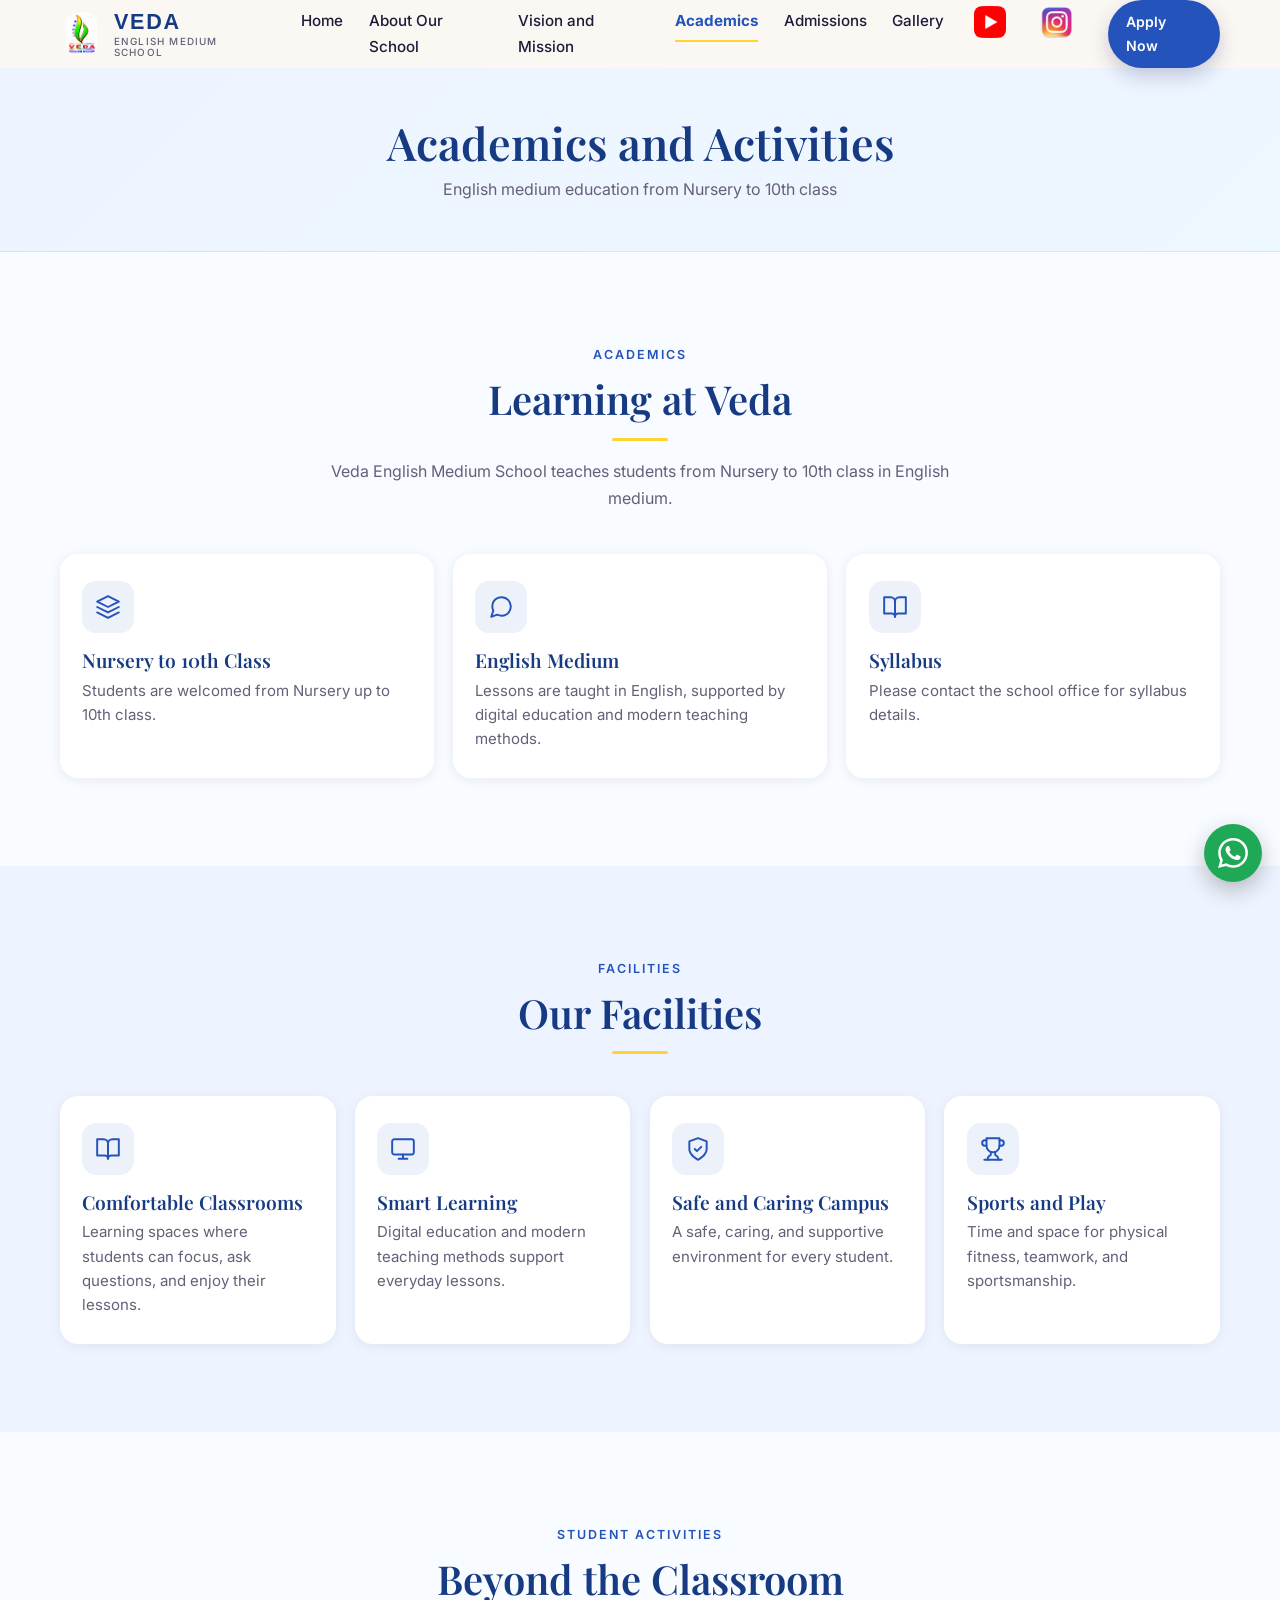
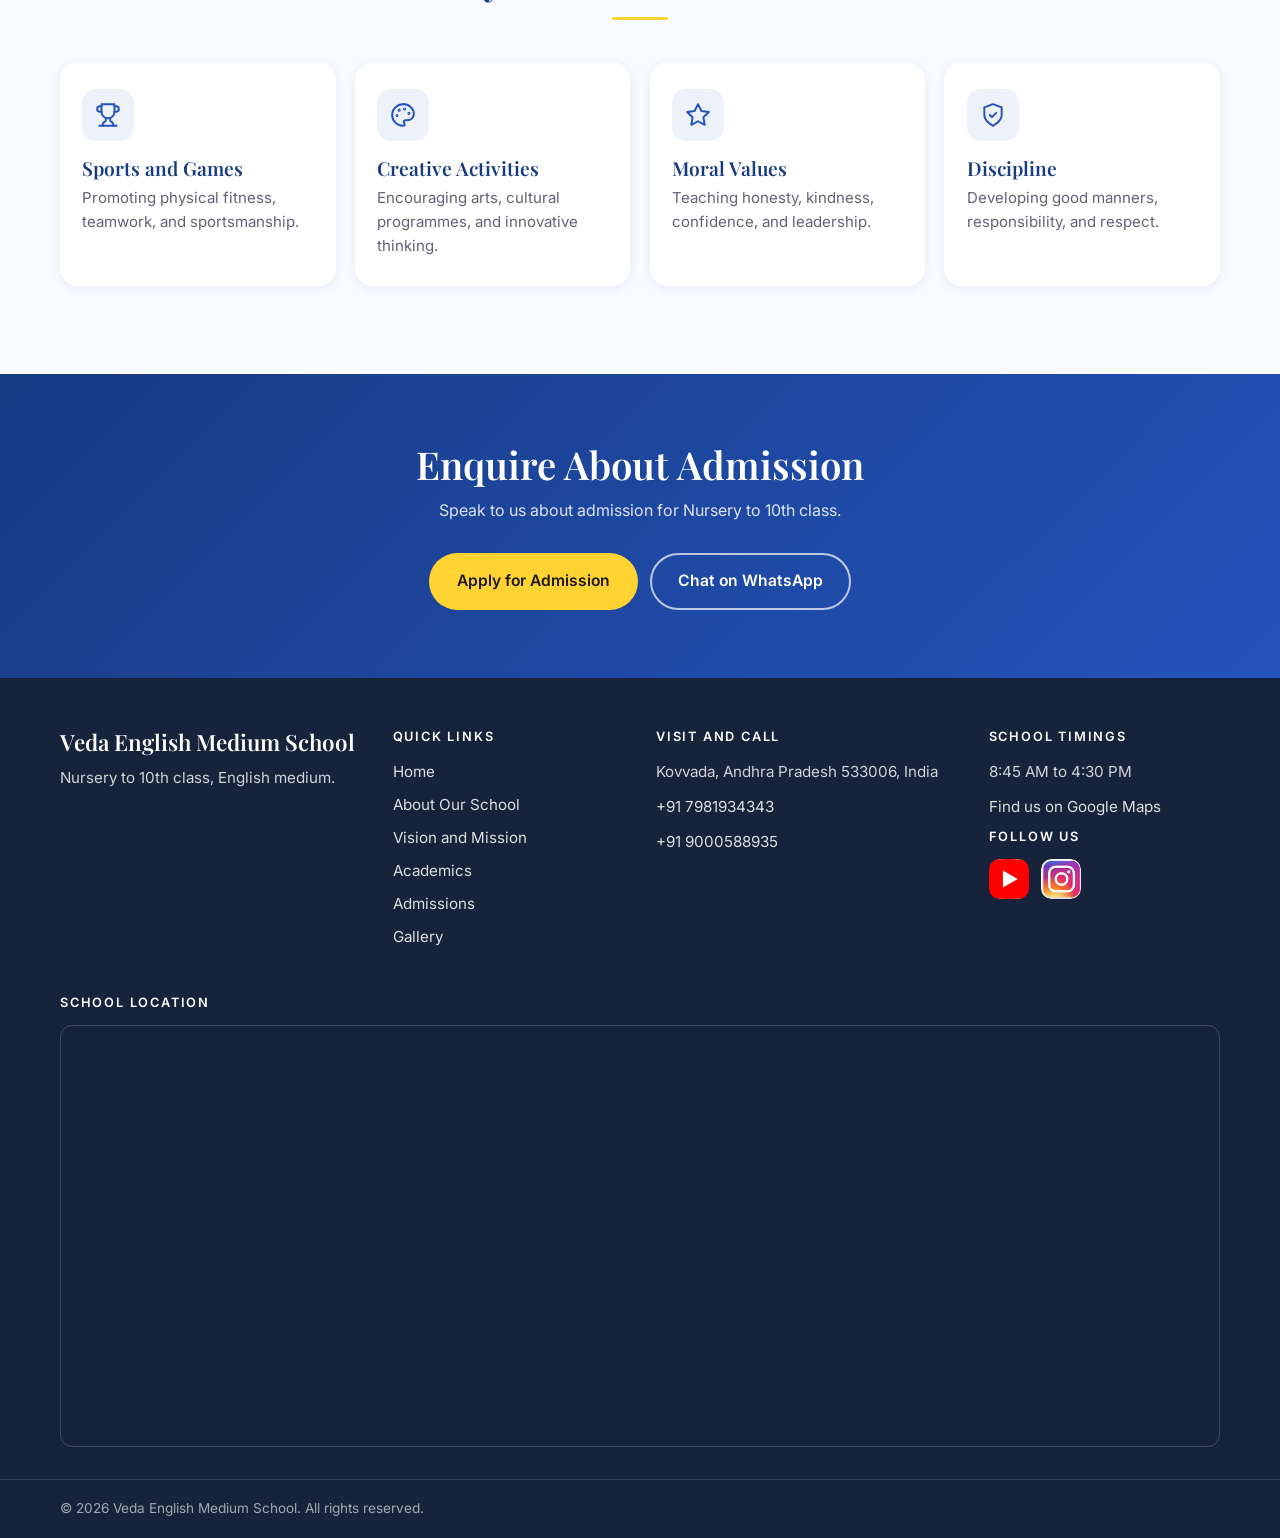
<file: academics.html>
<!DOCTYPE html>
<html lang="en">
<head>
  <meta charset="utf-8">
  <meta name="viewport" content="width=device-width, initial-scale=1">
  <title>Academics and Activities | Veda English Medium School, Kovvada</title>
  <meta name="description" content="English medium academics from Nursery to 10th class, plus facilities and student activities at Veda English Medium School in Kovvada, Andhra Pradesh.">
  <link rel="canonical" href="https://vedaschool.online/academics">
  <meta name="theme-color" content="#A50058">

  <meta property="og:type" content="website">
  <meta property="og:site_name" content="Veda English Medium School">
  <meta property="og:title" content="Academics and Activities | Veda English Medium School">
  <meta property="og:description" content="English medium academics, facilities and student activities from Nursery to 10th class in Kovvada.">
  <meta property="og:url" content="https://vedaschool.online/academics">
  <meta property="og:image" content="https://vedaschool.online/assets/img/og.jpg">
  <meta name="twitter:card" content="summary_large_image">

  <link rel="icon" href="assets/img/favicon.png" type="image/png">
  <link rel="apple-touch-icon" href="assets/img/favicon.png">

  <link rel="preconnect" href="https://fonts.googleapis.com">
  <link rel="preconnect" href="https://fonts.gstatic.com" crossorigin>
  <link href="https://fonts.googleapis.com/css2?family=Inter:wght@400;500;600&family=Playfair+Display:ital,wght@0,500;0,600;0,700;1,500&display=swap" rel="stylesheet">

  <script>
    (function () {
      var d = document.documentElement;
      d.classList.add("js");
      if (/[?&]review\b/.test(location.search)) d.classList.add("review");
    })();
  </script>

  <link rel="stylesheet" href="assets/css/style.css">
  <link rel="stylesheet" href="assets/css/pages.css">
</head>
<body data-page="academics">

  <!-- Icon sprite -->
  <svg width="0" height="0" style="position:absolute" aria-hidden="true" focusable="false">
    <symbol id="i-book" viewBox="0 0 24 24"><path d="M2 3h6a4 4 0 0 1 4 4v14a3 3 0 0 0-3-3H2z"/><path d="M22 3h-6a4 4 0 0 0-4 4v14a3 3 0 0 1 3-3h7z"/></symbol>
    <symbol id="i-shield" viewBox="0 0 24 24"><path d="M12 22s8-4 8-10V5l-8-3-8 3v7c0 6 8 10 8 10z"/><path d="m9 12 2 2 4-4"/></symbol>
    <symbol id="i-monitor" viewBox="0 0 24 24"><rect x="2" y="3" width="20" height="14" rx="2"/><path d="M8 21h8M12 17v4"/></symbol>
    <symbol id="i-trophy" viewBox="0 0 24 24"><path d="M6 9H4.5a2.5 2.5 0 0 1 0-5H6"/><path d="M18 9h1.5a2.5 2.5 0 0 0 0-5H18"/><path d="M4 22h16"/><path d="M10 14.66V17c0 .55-.47.98-.97 1.21C7.85 18.75 7 20.24 7 22"/><path d="M14 14.66V17c0 .55.47.98.97 1.21C16.15 18.75 17 20.24 17 22"/><path d="M18 2H6v7a6 6 0 0 0 12 0V2z"/></symbol>
    <symbol id="i-palette" viewBox="0 0 24 24"><circle cx="13.5" cy="6.5" r=".5"/><circle cx="17.5" cy="10.5" r=".5"/><circle cx="8.5" cy="7.5" r=".5"/><circle cx="6.5" cy="12.5" r=".5"/><path d="M12 2C6.5 2 2 6.5 2 12s4.5 10 10 10c.93 0 1.5-.67 1.5-1.5 0-.4-.15-.74-.39-1.04-.23-.29-.38-.63-.38-1.04 0-.83.67-1.5 1.5-1.5H16c3.31 0 6-2.69 6-6 0-4.96-4.5-9-10-9z"/></symbol>
    <symbol id="i-star" viewBox="0 0 24 24"><polygon points="12 2 15.09 8.26 22 9.27 17 14.14 18.18 21.02 12 17.77 5.82 21.02 7 14.14 2 9.27 8.91 8.26 12 2"/></symbol>
    <symbol id="i-chat" viewBox="0 0 24 24"><path d="M21 11.5a8.38 8.38 0 0 1-.9 3.8 8.5 8.5 0 0 1-7.6 4.7 8.38 8.38 0 0 1-3.8-.9L3 21l1.9-5.7a8.38 8.38 0 0 1-.9-3.8 8.5 8.5 0 0 1 4.7-7.6 8.38 8.38 0 0 1 3.8-.9h.5a8.48 8.48 0 0 1 8 8v.5z"/></symbol>
    <symbol id="i-layers" viewBox="0 0 24 24"><path d="M12 2 2 7l10 5 10-5-10-5z"/><path d="m2 17 10 5 10-5"/><path d="m2 12 10 5 10-5"/></symbol>
  </svg>

  <div id="site-header"></div>

  <main id="main">

    <section class="page-banner">
      <div class="container">
        <h1>Academics and Activities</h1>
        <p>English medium education from Nursery to 10th class</p>
      </div>
    </section>

    <!-- ACADEMICS -->
    <section class="section" id="academics">
      <div class="container">
        <div class="section-head reveal">
          <span class="eyebrow">Academics</span>
          <h2>Learning at Veda</h2>
          <p>Veda English Medium School teaches students from Nursery to 10th class in English medium.</p>
        </div>
        <div class="feat-grid cols-3" data-stagger>
          <article class="q-card">
            <div class="icon-wrap"><svg class="icon" aria-hidden="true"><use href="#i-layers"/></svg></div>
            <h3>Nursery to 10th Class</h3>
            <p>Students are welcomed from Nursery up to 10th class.</p>
          </article>
          <article class="q-card">
            <div class="icon-wrap"><svg class="icon" aria-hidden="true"><use href="#i-chat"/></svg></div>
            <h3>English Medium</h3>
            <p>Lessons are taught in English, supported by digital education and modern teaching methods.</p>
          </article>
          <!-- NEEDS CLIENT CONFIRMATION: board / syllabus was not provided -->
          <article class="q-card" data-confirm>
            <div class="icon-wrap"><svg class="icon" aria-hidden="true"><use href="#i-book"/></svg></div>
            <h3>Syllabus</h3>
            <p>Please contact the school office for syllabus details.</p>
          </article>
        </div>
      </div>
    </section>

    <!-- FACILITIES
         NEEDS CLIENT CONFIRMATION: placeholder copy, written only from the school's Special Qualities. -->
    <section class="section section-alt" id="facilities">
      <div class="container">
        <div class="section-head reveal" data-confirm>
          <span class="eyebrow">Facilities</span>
          <h2>Our Facilities</h2>
        </div>
        <div class="feat-grid cols-4" data-stagger data-confirm>
          <article class="q-card">
            <div class="icon-wrap"><svg class="icon" aria-hidden="true"><use href="#i-book"/></svg></div>
            <h3>Comfortable Classrooms</h3>
            <p>Learning spaces where students can focus, ask questions, and enjoy their lessons.</p>
          </article>
          <article class="q-card">
            <div class="icon-wrap"><svg class="icon" aria-hidden="true"><use href="#i-monitor"/></svg></div>
            <h3>Smart Learning</h3>
            <p>Digital education and modern teaching methods support everyday lessons.</p>
          </article>
          <article class="q-card">
            <div class="icon-wrap"><svg class="icon" aria-hidden="true"><use href="#i-shield"/></svg></div>
            <h3>Safe and Caring Campus</h3>
            <p>A safe, caring, and supportive environment for every student.</p>
          </article>
          <article class="q-card">
            <div class="icon-wrap"><svg class="icon" aria-hidden="true"><use href="#i-trophy"/></svg></div>
            <h3>Sports and Play</h3>
            <p>Time and space for physical fitness, teamwork, and sportsmanship.</p>
          </article>
        </div>
      </div>
    </section>

    <!-- STUDENT ACTIVITIES
         NEEDS CLIENT CONFIRMATION: placeholder copy, written only from the school's Special Qualities. -->
    <section class="section" id="activities">
      <div class="container">
        <div class="section-head reveal" data-confirm>
          <span class="eyebrow">Student Activities</span>
          <h2>Beyond the Classroom</h2>
        </div>
        <div class="feat-grid cols-4" data-stagger data-confirm>
          <article class="q-card">
            <div class="icon-wrap"><svg class="icon" aria-hidden="true"><use href="#i-trophy"/></svg></div>
            <h3>Sports and Games</h3>
            <p>Promoting physical fitness, teamwork, and sportsmanship.</p>
          </article>
          <article class="q-card">
            <div class="icon-wrap"><svg class="icon" aria-hidden="true"><use href="#i-palette"/></svg></div>
            <h3>Creative Activities</h3>
            <p>Encouraging arts, cultural programmes, and innovative thinking.</p>
          </article>
          <article class="q-card">
            <div class="icon-wrap"><svg class="icon" aria-hidden="true"><use href="#i-star"/></svg></div>
            <h3>Moral Values</h3>
            <p>Teaching honesty, kindness, confidence, and leadership.</p>
          </article>
          <article class="q-card">
            <div class="icon-wrap"><svg class="icon" aria-hidden="true"><use href="#i-shield"/></svg></div>
            <h3>Discipline</h3>
            <p>Developing good manners, responsibility, and respect.</p>
          </article>
        </div>
      </div>
    </section>

    <section class="cta-band">
      <div class="container reveal">
        <h2>Enquire About Admission</h2>
        <p>Speak to us about admission for Nursery to 10th class.</p>
        <div class="cta-actions">
          <a class="btn btn-gold" href="contact.html#admissions">Apply for Admission</a>
          <a class="btn btn-light" href="#" data-wa>Chat on WhatsApp</a>
        </div>
      </div>
    </section>

  </main>

  <div id="site-footer"></div>

  <script src="assets/js/config.js"></script>
  <script src="assets/js/layout.js" defer></script>
  <script src="assets/js/main.js" defer></script>
</body>
</html>
</file>
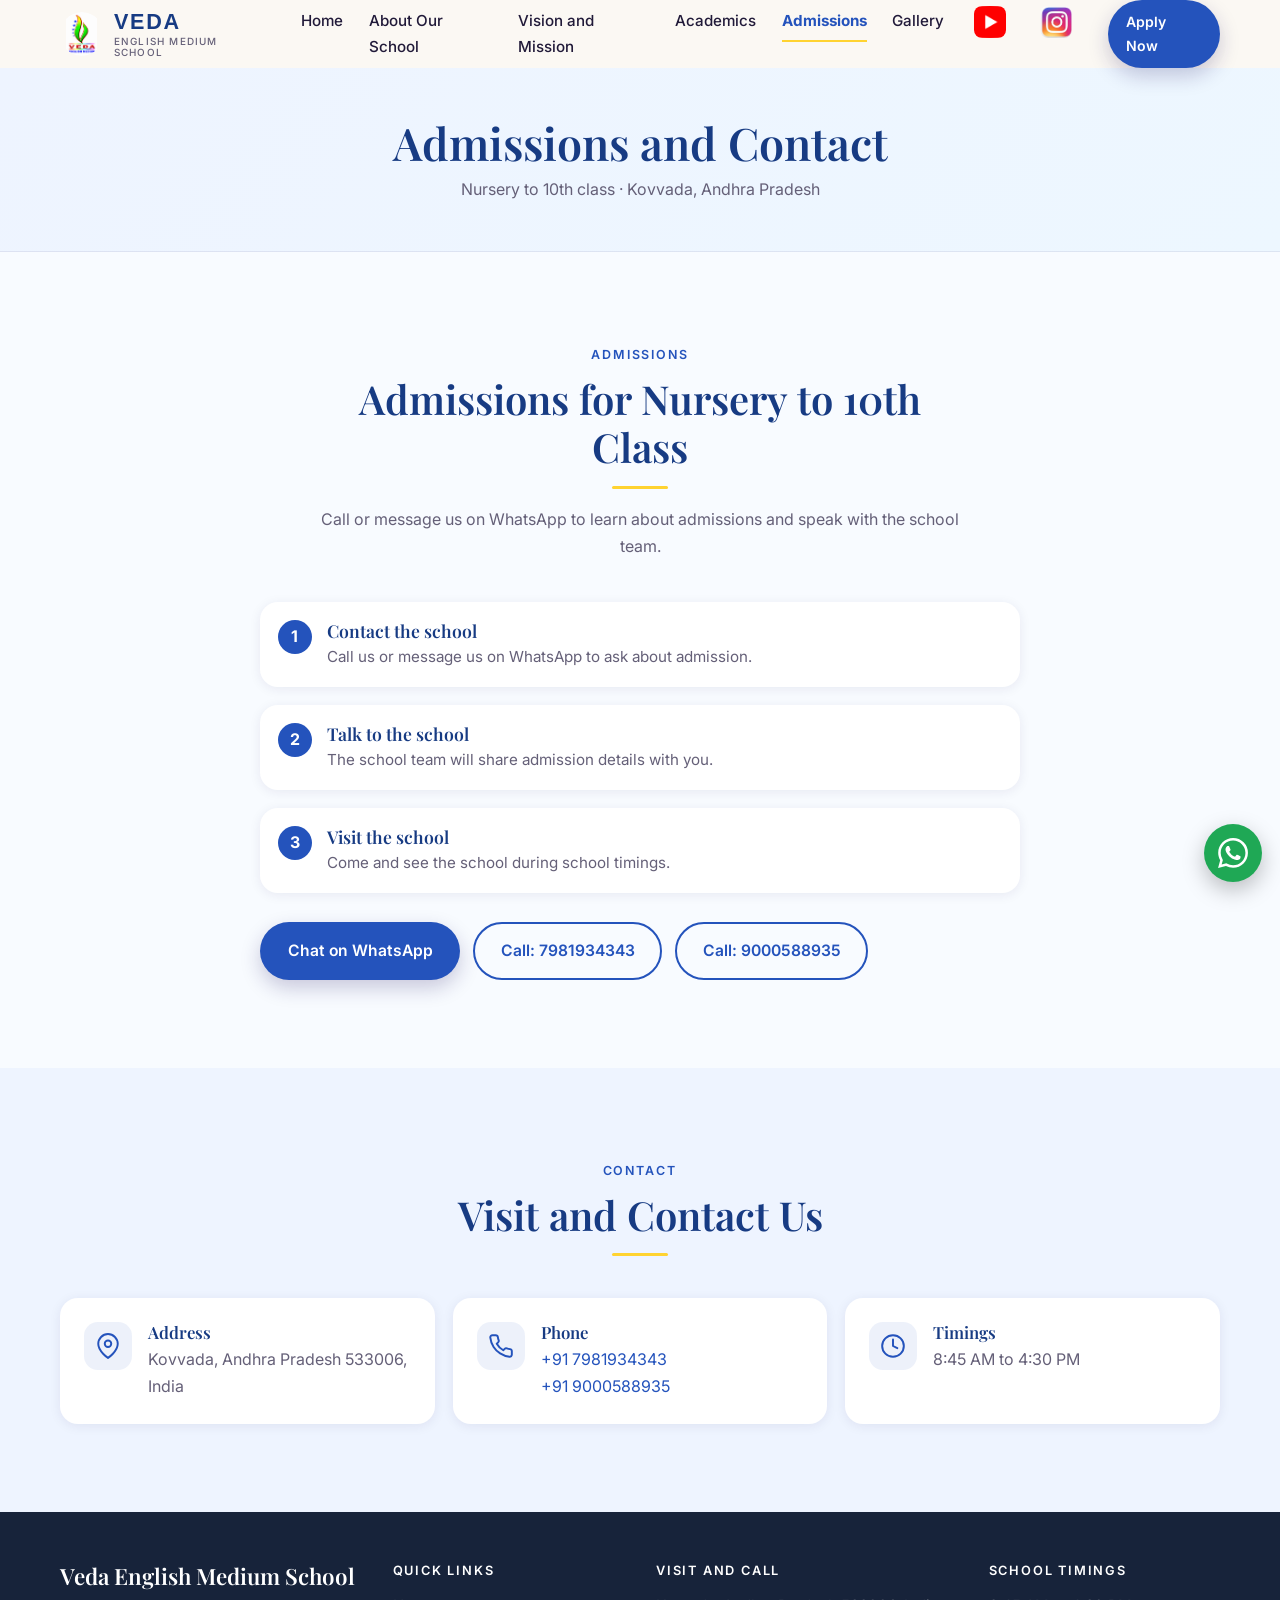
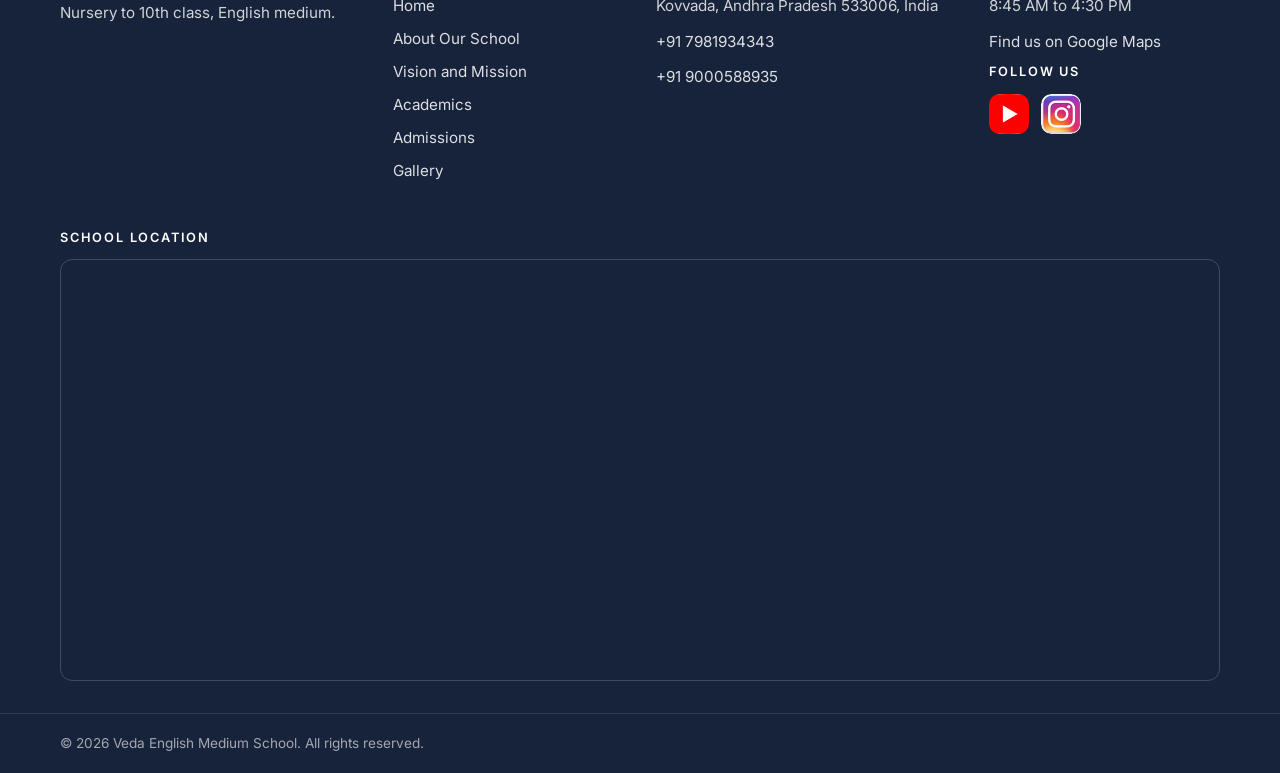
<file: contact.html>
<!DOCTYPE html>
<html lang="en">
<head>
  <meta charset="utf-8">
  <meta name="viewport" content="width=device-width, initial-scale=1">
  <title>Admissions and Contact | Veda English Medium School, Kovvada</title>
  <meta name="description" content="Enquire about admission to Veda English Medium School in Kovvada, Andhra Pradesh. Find our address, phone, timings and map location.">
  <link rel="canonical" href="https://vedaschool.online/contact">
  <meta name="theme-color" content="#A50058">

  <meta property="og:type" content="website">
  <meta property="og:site_name" content="Veda English Medium School">
  <meta property="og:title" content="Admissions and Contact | Veda English Medium School">
  <meta property="og:description" content="Enquire about admission for Nursery to 10th class in Kovvada, Andhra Pradesh.">
  <meta property="og:url" content="https://vedaschool.online/contact">
  <meta property="og:image" content="https://vedaschool.online/assets/img/og.jpg">
  <meta name="twitter:card" content="summary_large_image">

  <link rel="icon" href="assets/img/favicon.png" type="image/png">
  <link rel="apple-touch-icon" href="assets/img/favicon.png">

  <link rel="preconnect" href="https://fonts.googleapis.com">
  <link rel="preconnect" href="https://fonts.gstatic.com" crossorigin>
  <link href="https://fonts.googleapis.com/css2?family=Inter:wght@400;500;600&family=Playfair+Display:ital,wght@0,500;0,600;0,700;1,500&display=swap" rel="stylesheet">

  <script>
    (function () {
      var d = document.documentElement;
      d.classList.add("js");
      if (/[?&]review\b/.test(location.search)) d.classList.add("review");
    })();
  </script>

  <link rel="stylesheet" href="assets/css/style.css">
  <link rel="stylesheet" href="assets/css/pages.css">

  <script type="application/ld+json">
  {
    "@context": "https://schema.org",
    "@type": "School",
    "name": "Veda English Medium School",
    "url": "https://vedaschool.online/",
    "logo": "https://vedaschool.online/assets/img/logo.png",
    "description": "English medium school from Nursery to 10th class in Kovvada, Andhra Pradesh.",
    "address": {
      "@type": "PostalAddress",
      "addressLocality": "Kovvada",
      "addressRegion": "Andhra Pradesh",
      "postalCode": "533006",
      "addressCountry": "IN"
    }
  }
  </script>
</head>
<body data-page="contact">

  <!-- Icon sprite -->
  <svg width="0" height="0" style="position:absolute" aria-hidden="true" focusable="false">
    <symbol id="i-pin" viewBox="0 0 24 24"><path d="M21 10c0 7-9 13-9 13s-9-6-9-13a9 9 0 0 1 18 0z"/><circle cx="12" cy="10" r="3"/></symbol>
    <symbol id="i-phone" viewBox="0 0 24 24"><path d="M22 16.92v3a2 2 0 0 1-2.18 2 19.79 19.79 0 0 1-8.63-3.07 19.5 19.5 0 0 1-6-6 19.79 19.79 0 0 1-3.07-8.67A2 2 0 0 1 4.11 2h3a2 2 0 0 1 2 1.72 12.84 12.84 0 0 0 .7 2.81 2 2 0 0 1-.45 2.11L8.09 9.91a16 16 0 0 0 6 6l1.27-1.27a2 2 0 0 1 2.11-.45 12.84 12.84 0 0 0 2.81.7A2 2 0 0 1 22 16.92z"/></symbol>
    <symbol id="i-mail" viewBox="0 0 24 24"><path d="M4 4h16a2 2 0 0 1 2 2v12a2 2 0 0 1-2 2H4a2 2 0 0 1-2-2V6a2 2 0 0 1 2-2z"/><path d="m22 6-10 7L2 6"/></symbol>
    <symbol id="i-clock" viewBox="0 0 24 24"><circle cx="12" cy="12" r="10"/><path d="M12 6v6l4 2"/></symbol>
    <symbol id="i-cal" viewBox="0 0 24 24"><rect x="3" y="4" width="18" height="18" rx="2"/><path d="M16 2v4M8 2v4M3 10h18"/></symbol>
  </svg>

  <div id="site-header"></div>

  <main id="main">

    <section class="page-banner">
      <div class="container">
        <h1>Admissions and Contact</h1>
        <p>Nursery to 10th class &middot; Kovvada, Andhra Pradesh</p>
      </div>
    </section>

    <!-- ADMISSIONS -->
    <section class="section" id="admissions">
      <div class="container">
        <div class="section-head reveal">
          <span class="eyebrow">Admissions</span>
          <h2>Admissions for Nursery to 10th Class</h2>
          <p>Call or message us on WhatsApp to learn about admissions and speak with the school team.</p>
        </div>

        <div class="adm-content reveal">
          <!-- NEEDS CLIENT CONFIRMATION: general admission steps, to be checked with the school -->
          <ol class="steps" data-confirm>
            <li>
              <h3>Contact the school</h3>
              <p>Call us or message us on WhatsApp to ask about admission.</p>
            </li>
            <li>
              <h3>Talk to the school</h3>
              <p>The school team will share admission details with you.</p>
            </li>
            <li>
              <h3>Visit the school</h3>
              <p>Come and see the school during school timings.</p>
            </li>
          </ol>
          <div class="adm-actions">
            <a class="btn btn-primary" href="#" data-wa>Chat on WhatsApp</a>
            <a class="btn btn-outline" href="tel:+917981934343" data-call>Call: 7981934343</a>
            <a class="btn btn-outline" href="tel:+919000588935">Call: 9000588935</a>
          </div>
        </div>
      </div>
    </section>

    <!-- CONTACT DETAILS (filled from assets/js/config.js) -->
    <section class="section section-alt" id="contact">
      <div class="container">
        <div class="section-head reveal">
          <span class="eyebrow">Contact</span>
          <h2>Visit and Contact Us</h2>
        </div>
        <div class="contact-grid" data-stagger>
          <div class="c-card">
            <div class="icon-wrap"><svg class="icon" aria-hidden="true"><use href="#i-pin"/></svg></div>
            <div><h3>Address</h3><p id="cAddress">Kovvada, Andhra Pradesh 533006, India</p></div>
          </div>
          <div class="c-card">
            <div class="icon-wrap"><svg class="icon" aria-hidden="true"><use href="#i-phone"/></svg></div>
            <div><h3>Phone</h3><p><a id="cPhone" href="#">+91 7981934343</a><br><a id="cPhone2" href="tel:+919000588935">+91 9000588935</a></p></div>
          </div>
          <div class="c-card" id="cEmailRow" hidden>
            <div class="icon-wrap"><svg class="icon" aria-hidden="true"><use href="#i-mail"/></svg></div>
            <div><h3>Email</h3><p><a id="cEmail" href="#"></a></p></div>
          </div>
          <div class="c-card">
            <div class="icon-wrap"><svg class="icon" aria-hidden="true"><use href="#i-clock"/></svg></div>
            <div><h3>Timings</h3><p id="cTimings">8:45 AM to 4:30 PM</p></div>
          </div>
          <div class="c-card" id="cDaysRow" hidden>
            <div class="icon-wrap"><svg class="icon" aria-hidden="true"><use href="#i-cal"/></svg></div>
            <div><h3>Open</h3><p id="cDays"></p></div>
          </div>
        </div>
      </div>
    </section>

  </main>

  <div id="site-footer"></div>

  <script src="assets/js/config.js"></script>
  <script src="assets/js/layout.js" defer></script>
  <script src="assets/js/main.js" defer></script>
  <script src="assets/js/contact.js" defer></script>
</body>
</html>
</file>
<file: assets/css/style.css>
/* ==========================================================
   VEDA ENGLISH MEDIUM SCHOOL – SHARED STYLESHEET
   Change the colours in :root to match the logo exactly.
   ========================================================== */
:root {
  --ivory: #F8FBFF;
  --cream: #EEF4FF;
  --ink: #211A39;
  --muted: #656078;
  --primary: #2453BC;
  --primary-dark: #173B83;
  --accent: #FFD331;
  --white: #FFFFFF;
  --radius: 18px;
  --shadow-sm: 0 2px 12px rgba(33, 22, 95, .08);
  --shadow: 0 14px 38px rgba(33, 22, 95, .13);
  --font-head: "Playfair Display", Georgia, "Times New Roman", serif;
  --font-body: "Inter", system-ui, -apple-system, "Segoe UI", Roboto, sans-serif;
  --header-h: 68px;
}

*, *::before, *::after { box-sizing: border-box; }
html { scroll-behavior: smooth; -webkit-text-size-adjust: 100%; }
body {
  margin: 0;
  font-family: var(--font-body);
  font-size: 1rem;
  line-height: 1.7;
  color: var(--ink);
  background: var(--ivory);
  animation: pageIn .5s ease both;
}
img { max-width: 100%; height: auto; display: block; }
a { color: var(--primary); text-decoration: none; }
a:hover { text-decoration: underline; }
h1, h2, h3, h4 { font-family: var(--font-head); color: var(--primary-dark); line-height: 1.2; margin: 0 0 .6rem; font-weight: 600; }
p { margin: 0 0 1rem; }
ul { margin: 0; padding: 0; list-style: none; }
:focus-visible { outline: 3px solid var(--accent); outline-offset: 3px; border-radius: 6px; }

.container { width: min(1160px, 92%); margin-inline: auto; }
.section { padding: clamp(3.2rem, 7vw, 5.5rem) 0; scroll-margin-top: var(--header-h); }
.section-alt { background: var(--cream); }
.section-head { text-align: center; max-width: 640px; margin: 0 auto 2.6rem; }
.eyebrow { display: inline-block; font-size: .78rem; letter-spacing: .16em; text-transform: uppercase; font-weight: 600; color: var(--primary); margin-bottom: .6rem; }
.section-head h2 { font-size: clamp(1.8rem, 4vw, 2.5rem); }
.section-head h2::after { content: ""; display: block; width: 56px; height: 3px; background: var(--accent); border-radius: 3px; margin: .9rem auto 0; }

body[data-page="home"] #welcome .eyebrow,
body[data-page="home"] #vision-mission .eyebrow,
body[data-page="home"] #qualities .eyebrow {
  font-size: clamp(1.05rem, 2.2vw, 1.35rem);
  letter-spacing: .12em;
  font-weight: 800;
}

/* ---------- Page transition ---------- */
@keyframes pageIn { from { opacity: 0; } to { opacity: 1; } }
body.page-leave { opacity: 0; transition: opacity .25s ease; }

/* ---------- Buttons ---------- */
.btn {
  display: inline-flex; align-items: center; justify-content: center; gap: .5rem;
  padding: .85rem 1.6rem; border-radius: 999px; font-weight: 600; font-size: .98rem;
  border: 2px solid transparent; cursor: pointer; text-decoration: none !important;
  transition: transform .2s ease, box-shadow .2s ease, background .2s ease, color .2s ease;
}
.btn:hover { transform: translateY(-2px); }
.btn-primary { background: var(--primary); color: #fff; box-shadow: 0 8px 20px rgba(33, 22, 95, .22); }
.btn-primary:hover { background: var(--primary-dark); box-shadow: 0 12px 26px rgba(33, 22, 95, .28); }
.btn-outline { background: transparent; color: var(--primary); border-color: var(--primary); }
.btn-outline:hover { background: var(--primary); color: #fff; }
.btn-gold { background: var(--accent); color: #1f1a10; }
.btn-gold:hover { background: #d8a84f; }
.btn-light { background: transparent; color: #fff; border-color: rgba(255, 255, 255, .7); }
.btn-light:hover { background: #fff; color: var(--primary-dark); }
.btn-sm { padding: .5rem 1.05rem; font-size: .88rem; }

/* ---------- Header ---------- */
.site-header { position: sticky; top: 0; z-index: 100; background: rgba(251, 248, 242, .92); backdrop-filter: blur(10px); -webkit-backdrop-filter: blur(10px); transition: box-shadow .25s ease; }
.site-header.scrolled { box-shadow: 0 4px 22px rgba(33, 22, 95, .10); }
.header-inner { height: var(--header-h); display: flex; align-items: center; justify-content: space-between; gap: 1rem; }
.brand { display: flex; align-items: center; gap: .65rem; color: var(--primary-dark); text-decoration: none !important; }
.brand img { width: 44px; height: 44px; border-radius: 50%; object-fit: contain; clip-path: circle(50%); }
.brand-text { font-family: "Arial Black", "Segoe UI Black", Impact, "Helvetica Neue", Arial, sans-serif; font-size: 1.35rem; font-weight: 900; line-height: 1.05; letter-spacing: .08em; text-transform: uppercase; display: flex; flex-direction: column; }
.brand-text small { font-family: var(--font-body); font-size: .62rem; font-weight: 500; letter-spacing: .12em; text-transform: uppercase; color: var(--muted); margin-top: 3px; }
.header-actions { display: flex; align-items: center; gap: .6rem; }

.main-nav { position: absolute; top: 100%; left: 0; right: 0; background: var(--ivory); max-height: 0; overflow: hidden; transition: max-height .35s ease; box-shadow: 0 14px 24px rgba(33, 22, 95, .08); }
.nav-open .main-nav { max-height: 420px; }
.main-nav ul { padding: .5rem 4% 1rem; }
.main-nav a { display: block; padding: .8rem .2rem; color: var(--ink); font-weight: 500; border-bottom: 1px solid rgba(33, 22, 95, .08); text-decoration: none; }
.main-nav a:hover, .main-nav a.active { color: var(--primary); }
.main-nav a.active { font-weight: 700; }
.main-nav a.nav-social-link { display: inline-flex; align-items: center; justify-content: center; width: 40px; height: 40px; padding: 0; border: 0; border-radius: 10px; overflow: hidden; }
.main-nav a.nav-social-link::after { display: none; }
.main-nav a.nav-social-link img { display: block; width: 32px; height: 32px; object-fit: cover; border-radius: 8px; }

.nav-toggle { width: 44px; height: 44px; border: 0; background: transparent; cursor: pointer; display: grid; place-content: center; gap: 5px; border-radius: 10px; }
.nav-toggle span { display: block; width: 24px; height: 2px; background: var(--primary-dark); border-radius: 2px; transition: transform .25s ease, opacity .25s ease; }
.nav-open .nav-toggle span:nth-child(1) { transform: translateY(7px) rotate(45deg); }
.nav-open .nav-toggle span:nth-child(2) { opacity: 0; }
.nav-open .nav-toggle span:nth-child(3) { transform: translateY(-7px) rotate(-45deg); }

@media (min-width: 1024px) {
  .nav-toggle { display: none; }
  .main-nav { position: static; max-height: none; overflow: visible; background: transparent; box-shadow: none; }
  .main-nav ul { display: flex; gap: 1.6rem; padding: 0; }
  .main-nav a { border: 0; padding: .4rem 0; font-size: .95rem; position: relative; }
  .main-nav a::after { content: ""; position: absolute; left: 0; bottom: -2px; height: 2px; width: 0; background: var(--accent); transition: width .25s ease; }
  .main-nav a:hover::after, .main-nav a.active::after { width: 100%; }
  .header-inner { gap: 2rem; }
}

/* ---------- Intro (Home) ---------- */
.intro { position: fixed; inset: 0; z-index: 9999; display: none; place-items: center; overflow: hidden; background: var(--ivory); transition: transform .9s cubic-bezier(.76, 0, .24, 1); }
.has-intro .intro { display: grid; animation: introFailsafe 0s linear 5.5s forwards; } /* pure-CSS failsafe if JS fails */
@keyframes introFailsafe { to { visibility: hidden; pointer-events: none; } }
.intro.is-leaving { transform: translateY(-100%); pointer-events: none; }
.intro-inner { width: min(100% - 2.4rem, 360px); text-align: center; }
.intro-logo { width: 210px; height: 210px; border-radius: 50%; object-fit: contain; clip-path: circle(50%); margin: 0 auto; opacity: 0; transform: scale(.82) rotate(-5deg); animation: introLogo .75s .12s cubic-bezier(.2, .8, .2, 1) forwards; }
.intro-name { margin-top: 17px; font-family: var(--font-head); font-size: clamp(1.15rem, 4vw, 1.45rem); color: var(--primary-dark); opacity: 0; animation: introFadeUp .65s .58s ease forwards; }
.intro-tagline { margin-top: .45rem; color: var(--muted); font-size: .68rem; letter-spacing: .14em; text-transform: uppercase; opacity: 0; animation: introFadeUp .6s .82s ease forwards; }
.intro-progress { width: 136px; height: 1px; margin: 20px auto 0; overflow: hidden; background: rgba(33, 22, 95, .14); opacity: 0; animation: introFade .3s .9s ease forwards; }
.intro-progress span { display: block; width: 100%; height: 100%; background: var(--primary); transform: scaleX(0); transform-origin: left; animation: introProgress 1.4s cubic-bezier(.45, 0, .55, 1) 1s forwards; }
.intro-status { margin-top: 13px; color: var(--muted); font-family: var(--font-head); font-size: .8rem; font-style: italic; opacity: 0; animation: introFade .5s 1.08s ease forwards; }
.intro-skip { position: absolute; top: 18px; right: 18px; background: transparent; border: 1px solid rgba(33, 22, 95, .3); color: var(--primary); padding: .4rem 1rem; border-radius: 999px; font: 600 .85rem var(--font-body); cursor: pointer; }
.intro-skip:hover { background: var(--primary); color: #fff; }
@keyframes introLogo { to { opacity: 1; transform: scale(1) rotate(0); } }
@keyframes introFadeUp { from { opacity: 0; transform: translateY(8px); } to { opacity: 1; transform: translateY(0); } }
@keyframes introFade { from { opacity: 0; transform: translateY(8px); } to { opacity: 1; transform: none; } }
@keyframes introProgress { to { transform: scaleX(1); } }

/* ---------- Scroll reveal (only hidden when JS is running) ---------- */
.js .reveal { opacity: 0; transform: translateY(26px); transition: opacity .8s ease, transform .8s ease; }
.js .reveal.visible { opacity: 1; transform: none; }

/* ---------- Hero ---------- */
.hero { padding: clamp(2.4rem, 6vw, 4.5rem) 0 clamp(3rem, 7vw, 5rem); background:
  radial-gradient(ellipse 60% 50% at 90% 0%, rgba(255, 211, 49, .16), transparent 70%),
  radial-gradient(ellipse 55% 50% at 0% 100%, rgba(36, 83, 188, .08), transparent 70%); }
.hero-grid { display: grid; gap: 2.4rem; align-items: center; }
.hero h1 { font-size: clamp(2.2rem, 6vw, 3.6rem); margin-bottom: 1rem; }
.hero-tagline { font-size: clamp(1.05rem, 2.2vw, 1.25rem); color: var(--muted); max-width: 34rem; margin-bottom: 1.8rem; }
.hero-actions { display: flex; flex-wrap: wrap; gap: .8rem; }
.hero-media { position: relative; border-radius: 28px; aspect-ratio: 16 / 9; background: linear-gradient(135deg, #EADFC7, #D6E0EE); box-shadow: var(--shadow); overflow: hidden; }
.hero-media::before { content: ""; position: absolute; inset: 14px; border: 2px solid rgba(255, 211, 49, .8); border-radius: 20px; z-index: 2; pointer-events: none; }
.hero-media img { width: 100%; height: 100%; object-fit: cover; }
@media (min-width: 900px) { .hero-grid { grid-template-columns: 1.05fr 1fr; gap: 3.5rem; } }

/* ---------- Welcome ---------- */
.welcome { text-align: center; max-width: 760px; margin: 0 auto; }
.welcome p { font-size: 1.12rem; color: var(--muted); }

/* ---------- Vision / Mission ---------- */
.vm-grid { display: grid; gap: 1.5rem; }
.vm-card { background: #fff; border-radius: var(--radius); padding: 2.2rem 2rem; box-shadow: var(--shadow-sm); border-top: 4px solid var(--accent); transition: transform .3s ease, box-shadow .3s ease; }
.vm-card:hover { transform: translateY(-5px); box-shadow: var(--shadow); }
.vm-card h3 { font-size: 1.6rem; }
.vm-card p { color: var(--muted); font-size: 1.05rem; margin: 0; }
@media (min-width: 768px) { .vm-grid { grid-template-columns: 1fr 1fr; } }

/* ---------- Qualities ---------- */
.q-grid { display: grid; gap: 1.1rem; grid-template-columns: 1fr; }
.q-card { background: #fff; border-radius: var(--radius); padding: 1.7rem 1.4rem; box-shadow: var(--shadow-sm); transition: transform .3s ease, box-shadow .3s ease; }
.q-card:hover { transform: translateY(-6px); box-shadow: var(--shadow); }
.q-card .icon-wrap { width: 52px; height: 52px; border-radius: 14px; display: grid; place-items: center; background: rgba(36, 83, 188, .08); color: var(--primary); margin-bottom: 1rem; transition: background .3s ease, color .3s ease; }
.q-card:hover .icon-wrap { background: var(--primary); color: #fff; }
.icon { width: 26px; height: 26px; fill: none; stroke: currentColor; stroke-width: 1.8; stroke-linecap: round; stroke-linejoin: round; }
.q-card h3 { font-size: 1.12rem; margin-bottom: .4rem; }
.q-card p { font-size: .94rem; color: var(--muted); margin: 0; line-height: 1.6; }
@media (min-width: 600px) { .q-grid { grid-template-columns: repeat(2, 1fr); } }
@media (min-width: 1100px) { .q-grid { grid-template-columns: repeat(5, 1fr); } }

/* ---------- Promise ---------- */
.promise { text-align: center; max-width: 880px; margin: 0 auto; position: relative; }
.promise::before { content: "\201C"; font-family: var(--font-head); font-size: 7rem; line-height: .6; color: var(--accent); opacity: .55; display: block; }
.promise blockquote { margin: 0 0 1.6rem; font-family: var(--font-head); font-size: clamp(1.6rem, 4.6vw, 2.7rem); line-height: 1.3; color: var(--primary-dark); font-style: italic; }
.promise-closing { color: var(--muted); font-size: 1.08rem; max-width: 640px; margin: 0 auto; }

/* ---------- CTA band ---------- */
.cta-band { background: linear-gradient(135deg, var(--primary-dark), var(--primary)); color: #fff; text-align: center; padding: clamp(3rem, 6vw, 4.2rem) 0; }
.cta-band h2 { color: #fff; font-size: clamp(1.7rem, 4vw, 2.4rem); }
.cta-band p { color: rgba(255, 255, 255, .85); max-width: 520px; margin: 0 auto 1.8rem; }
.cta-actions { display: flex; flex-wrap: wrap; gap: .8rem; justify-content: center; }

/* ---------- Footer ---------- */
.site-footer { background: #17233A; color: rgba(255, 255, 255, .8); font-size: .95rem; }
.site-footer a { color: rgba(255, 255, 255, .85); }
.site-footer a:hover { color: #fff; }
.footer-grid { display: grid; gap: 2rem; padding: 3.2rem 0 2.4rem; grid-template-columns: 1fr; }
.footer-title { color: #fff; font-size: 1.4rem; }
.site-footer h4 { color: #fff; font-family: var(--font-body); font-size: .8rem; letter-spacing: .14em; text-transform: uppercase; margin-bottom: .9rem; }
.site-footer li { margin-bottom: .45rem; }
.site-footer p { margin-bottom: .6rem; }
.footer-social { display: flex; gap: .75rem; align-items: center; }
.footer-social a { display: inline-flex; border-radius: 10px; overflow: hidden; }
.footer-social img { display: block; width: 40px; height: 40px; object-fit: cover; border-radius: 10px; }
.footer-map { padding-bottom: 2rem; }
.footer-map h4 { margin-bottom: .9rem; }
.footer-map-frame { overflow: hidden; border: 1px solid rgba(255, 255, 255, .18); border-radius: 12px; }
.footer-map-frame iframe { display: block; width: 100%; height: clamp(240px, 42vw, 420px); border: 0; }
.footer-bottom { border-top: 1px solid rgba(255, 255, 255, .12); padding: 1.1rem 0; font-size: .85rem; color: rgba(255, 255, 255, .6); }
@media (min-width: 640px) { .footer-grid { grid-template-columns: 1fr 1fr; } }
@media (min-width: 960px) { .footer-grid { grid-template-columns: 1.3fr 1fr 1.3fr 1fr; } }

/* ---------- Floating WhatsApp ---------- */
.wa-float { position: fixed; right: 18px; bottom: 18px; z-index: 90; width: 58px; height: 58px; border-radius: 50%; background: #1FA855; color: #fff; display: grid; place-items: center; box-shadow: 0 8px 22px rgba(0, 0, 0, .25); animation: waPulse 2.4s infinite; transition: transform .2s ease; }
.wa-float:hover { transform: scale(1.08); }
@keyframes waPulse { 0% { box-shadow: 0 8px 22px rgba(0, 0, 0, .25), 0 0 0 0 rgba(31, 168, 85, .5); } 70% { box-shadow: 0 8px 22px rgba(0, 0, 0, .25), 0 0 0 16px rgba(31, 168, 85, 0); } 100% { box-shadow: 0 8px 22px rgba(0, 0, 0, .25), 0 0 0 0 rgba(31, 168, 85, 0); } }

/* ---------- Inner page banner (used from Stage 3) ---------- */
.page-banner { background: linear-gradient(135deg, var(--cream), #edf7ff); padding: clamp(2rem, 5vw, 3rem) 0; text-align: center; border-bottom: 1px solid rgba(33, 22, 95, .08); }
.page-banner h1 { font-size: clamp(1.9rem, 5vw, 2.8rem); margin: 0; }
.page-banner p { margin: .4rem 0 0; color: var(--muted); }

/* ---------- Reduced motion ---------- */
@media (prefers-reduced-motion: reduce) {
  html { scroll-behavior: auto; }
  *, *::before, *::after { animation-duration: .01ms !important; animation-iteration-count: 1 !important; transition-duration: .01ms !important; }
  .wa-float { animation: none; }
  .js .reveal { opacity: 1; transform: none; }
}

/* ---------- Home page: flyer-inspired layout ---------- */
body[data-page="home"] { background: #fff; }

.home-hero { min-height: 0; padding: 0 0 clamp(2.6rem, 6vw, 4.5rem); background: #fff; }
.hero-ribbon { padding: .65rem 1rem; background: linear-gradient(90deg, #173b83, #2453bc); color: #fff; text-align: center; font-size: .82rem; font-weight: 700; letter-spacing: .045em; }
.hero-ribbon span { padding: 0 .45rem; color: var(--accent); }
.hero-artwork { width: 100%; max-height: 620px; overflow: hidden; display: grid; place-items: center; background: #eef4fa; }
.hero-artwork img { width: min(100%, 900px); height: auto; object-fit: contain; object-position: center; }
.home-hero .hero-grid { min-height: 0; grid-template-columns: 1fr; align-items: center; padding-top: clamp(2.4rem, 5vw, 4.2rem); }
.home-hero .hero-copy { max-width: 620px; }
.home-hero .eyebrow { color: var(--primary); }
.home-hero h1 { color: var(--primary-dark); font-family: "Arial Black", Impact, "Helvetica Neue", Arial, sans-serif; font-weight: 900; text-transform: uppercase; letter-spacing: .01em; }
.home-hero .hero-media { border-radius: 24px; }
.hero-image-label { position: absolute; z-index: 3; right: 0; bottom: 0; left: 0; padding: .8rem 1rem; color: #fff; background: linear-gradient(90deg, rgba(23, 59, 131, .94), rgba(36, 83, 188, .9)); text-align: center; font-weight: 700; letter-spacing: .06em; }

.home-photo-section { padding: 0 0 clamp(2.6rem, 6vw, 4.5rem); background: linear-gradient(145deg, #fff 18%, #edf5ff 72%, #f5faff); }
.school-carousel { position: relative; }
.school-carousel-viewport { position: relative; overflow: hidden; aspect-ratio: 16 / 7; border: 4px solid #fff; border-radius: 24px; background: #21165f; box-shadow: var(--shadow); }
.school-carousel-track { display: flex; width: 100%; height: 100%; transition: transform .7s cubic-bezier(.65, 0, .35, 1); will-change: transform; }
.school-carousel-slide { flex: 0 0 100%; min-width: 0; height: 100%; margin: 0; overflow: hidden; }
.school-carousel-slide img { width: 100%; height: 100%; object-fit: cover; }
.school-carousel-arrow { position: absolute; top: 50%; z-index: 2; width: 44px; height: 44px; display: grid; place-items: center; border: 0; border-radius: 50%; background: rgba(255, 255, 255, .94); color: var(--primary-dark); cursor: pointer; box-shadow: var(--shadow-sm); transform: translateY(-50%); transition: color .2s ease, background .2s ease; }
.school-carousel-arrow:hover { background: var(--primary); color: #fff; }
.school-carousel-prev { left: 1rem; }
.school-carousel-next { right: 1rem; }
.school-carousel-dots { display: flex; justify-content: center; align-items: center; gap: .55rem; margin-top: 1rem; }
.school-carousel-dot { width: 10px; height: 10px; padding: 0; border: 0; border-radius: 10px; background: rgba(33, 22, 95, .25); cursor: pointer; transition: width .25s ease, background .25s ease; }
.school-carousel-dot[aria-current="true"] { width: 26px; background: var(--primary); }
@media (max-width: 600px) {
  .school-carousel-viewport { aspect-ratio: 4 / 3; border-radius: 18px; }
  .school-carousel-arrow { width: 40px; height: 40px; }
  .school-carousel-prev { left: .65rem; }
  .school-carousel-next { right: .65rem; }
}

.home-highlights { color: #fff; background: linear-gradient(135deg, #173b83, #2453bc 58%, #318ac5); }
.home-highlights .section-head h2 { color: #fff; }
.home-highlights .section-head h2::after { background: var(--accent); }
.home-highlights .eyebrow { color: #ffe15a; }
.highlights-grid { display: grid; grid-template-columns: repeat(2, minmax(0, 1fr)); gap: .75rem; }
.highlight-card { min-height: 172px; padding: 1.1rem .75rem; display: flex; flex-direction: column; align-items: center; justify-content: center; gap: .55rem; border: 1px solid rgba(33, 22, 95, .12); border-radius: 28px; background: #fff; color: var(--primary-dark); text-align: center; box-shadow: 0 8px 22px rgba(13, 8, 50, .16); transition: transform .25s ease, box-shadow .25s ease; }
.highlight-card:hover { transform: translateY(-4px); box-shadow: 0 14px 28px rgba(13, 8, 50, .24); }
.highlight-card h3 { margin: 0; color: var(--primary-dark); font: 700 .91rem/1.3 var(--font-body); }
.highlight-card p { margin: 0; color: var(--muted); font-size: .78rem; line-height: 1.45; }
.highlight-icon { width: 58px; height: 58px; display: grid; place-items: center; flex: none; border-radius: 50%; color: #fff; }
.highlight-icon .icon { width: 28px; height: 28px; stroke: currentColor; }
.highlight-purple { background: #7921aa; }
.highlight-pink { background: #318ac5; }
.highlight-blue { background: #2453bc; }
.highlight-green { background: #23933f; }
.highlight-orange { background: #e58b12; }
.highlight-red { background: #2453bc; }
@media (min-width: 600px) { .highlights-grid { grid-template-columns: repeat(3, minmax(0, 1fr)); gap: 1rem; } }
@media (min-width: 900px) { .highlights-grid { grid-template-columns: repeat(4, minmax(0, 1fr)); } }
@media (min-width: 1200px) { .highlights-grid { grid-template-columns: repeat(6, minmax(0, 1fr)); } }

.home-achievements { background: linear-gradient(135deg, #fff7ec, #fff 55%, #f3edff); }
.home-achievements .section-head h2 { display: inline-block; padding: .55rem 1.8rem; border-radius: 999px; background: linear-gradient(90deg, #173b83, #2453bc); color: #fff; box-shadow: 0 8px 22px rgba(36, 83, 188, .18); }
.home-achievements .section-head h2::after { display: none; }
.achievement-grid { display: grid; grid-template-columns: repeat(2, minmax(0, 1fr)); gap: .8rem; }
.achievement-card { position: relative; isolation: isolate; width: 100%; min-height: 178px; padding: 1.15rem; display: flex; flex-direction: column; align-items: center; justify-content: center; gap: .8rem; overflow: hidden; border: 3px solid #fff; border-radius: 20px; color: #fff; text-align: center; font: inherit; cursor: pointer; appearance: none; box-shadow: 0 10px 24px rgba(32, 18, 83, .16); transition: transform .25s ease, box-shadow .25s ease, border-color .25s ease; }
.achievement-card:hover { transform: translateY(-4px); box-shadow: 0 14px 28px rgba(32, 18, 83, .24); }
.achievement-card[aria-pressed="true"] { border-color: var(--accent); }
.achievement-cover, .achievement-shade { position: absolute; z-index: -1; inset: 0; width: 100%; height: 100%; border-radius: inherit; }
.achievement-cover { object-fit: cover; }
.achievement-shade { background: linear-gradient(180deg, rgba(20, 12, 48, .2), rgba(20, 12, 48, .86)); }
.achievement-mark { position: relative; z-index: 1; width: 62px; height: 62px; display: grid; place-items: center; border: 1px solid rgba(255, 255, 255, .62); border-radius: 50%; background: rgba(255, 255, 255, .18); }
.achievement-mark .icon { width: 30px; height: 30px; stroke: #fff; }
.achievement-name { position: relative; z-index: 1; color: #fff; font: 700 1rem/1.25 var(--font-body); text-shadow: 0 2px 6px rgba(0, 0, 0, .22); }
.achievement-count { position: relative; z-index: 1; color: rgba(255, 255, 255, .88); font-size: .78rem; font-weight: 600; }
.achievement-color-0 { background: linear-gradient(145deg, #173b83, #318ac5); }
.achievement-color-1 { background: linear-gradient(145deg, #e46b21, #efb63b); }
.achievement-color-2 { background: linear-gradient(145deg, #234db3, #318ac5); }
.achievement-color-3 { background: linear-gradient(145deg, #2453bc, #50d9ff); }
@media (min-width: 700px) { .achievement-grid { grid-template-columns: repeat(4, minmax(0, 1fr)); gap: 1rem; } .achievement-card { min-height: 220px; } }

.smart-school { overflow: hidden; background: linear-gradient(120deg, #fff6d8, #fff 52%, #edf4ff); }
.smart-school-grid { display: grid; gap: 2.2rem; align-items: center; padding: clamp(1.4rem, 4vw, 2.8rem); border: 2px solid rgba(255, 211, 49, .72); border-radius: 28px; background: linear-gradient(135deg, #173b83 0%, #2453bc 58%, #318ac5 100%); box-shadow: 0 20px 48px rgba(23, 59, 131, .28), 0 0 0 8px rgba(255, 211, 49, .12); }
.smart-school-copy .eyebrow { color: #ffe15a; }
.smart-school-copy h2 { margin-bottom: .8rem; color: #fff; font-size: clamp(2rem, 5vw, 3rem); text-transform: uppercase; }
.smart-school-copy > p { max-width: 34rem; color: rgba(255, 255, 255, .88); font-size: 1.05rem; }
.smart-feature-list { display: grid; grid-template-columns: 1fr; gap: .65rem; margin-top: 1.4rem; }
.smart-feature-list li { min-height: 58px; display: flex; align-items: center; gap: .75rem; padding: .7rem .85rem; color: var(--primary-dark); font-weight: 700; background: rgba(255, 255, 255, .82); border: 1px solid rgba(36, 83, 188, .1); border-radius: 14px; box-shadow: 0 6px 18px rgba(33, 22, 95, .06); }
.smart-feature-list .icon { width: 36px; height: 36px; flex: none; padding: 8px; border-radius: 10px; background: #eaf2ff; color: var(--primary); }
.smart-visual { position: relative; min-height: 350px; display: grid; place-items: center; padding: 2.4rem 1.2rem; overflow: hidden; border-radius: 28px; background: radial-gradient(circle at 75% 15%, #50d9ff 0, transparent 26%), linear-gradient(145deg, #142d80, #136cd0 58%, #4fd3e9); box-shadow: var(--shadow); }
.smart-visual::before, .smart-visual::after { content: ""; position: absolute; width: 210px; height: 210px; border: 1px solid rgba(255, 255, 255, .27); border-radius: 50%; }
.smart-visual::before { top: -110px; right: -40px; }
.smart-visual::after { bottom: -150px; left: -60px; width: 300px; height: 300px; }
.smart-device { position: relative; z-index: 1; width: min(100%, 310px); padding: 10px; border: 0; border-radius: 22px; background: #f7f8ff; box-shadow: 0 20px 45px rgba(8, 20, 70, .35); }
.smart-device-top { height: 14px; display: flex; justify-content: center; gap: 5px; }
.smart-device-top span { width: 4px; height: 4px; border-radius: 50%; background: #8790a3; }
.smart-screen { min-height: 260px; padding: 1.2rem; display: flex; flex-direction: column; border-radius: 12px; background: linear-gradient(155deg, #fff, #edf5ff); }
.smart-screen-kicker { color: var(--primary); font-size: .65rem; font-weight: 800; letter-spacing: .13em; }
.smart-screen-title { margin: .65rem 0; color: var(--primary-dark); font: 700 1.55rem/1.15 var(--font-head); }
.smart-screen-line { width: 100%; height: 1px; margin: .2rem 0 .7rem; background: #d6deed; }
.smart-screen-row { padding: .42rem .45rem; display: flex; align-items: center; gap: .65rem; color: #45445b; font-size: .82rem; font-weight: 600; border-bottom: 1px solid #dfe7f3; }
.smart-screen-row:last-child { border-bottom: 0; }
.smart-screen-row span { width: 25px; height: 25px; display: grid; place-items: center; border-radius: 8px; background: #e9f4ed; color: #20824a; font-size: .7rem; }
.smart-spark { position: absolute; z-index: 1; color: #ffe354; font-size: 3rem; line-height: 1; }
.smart-spark-one { top: 16%; left: 17%; }
.smart-spark-two { right: 14%; bottom: 17%; font-size: 4rem; color: #fff; }
@media (min-width: 600px) { .smart-feature-list { grid-template-columns: repeat(2, minmax(0, 1fr)); } }
@media (min-width: 820px) { .smart-school-grid { grid-template-columns: minmax(0, 1fr) minmax(0, .88fr); gap: 3.5rem; } .smart-visual { min-height: 440px; } }

.home-cta { position: relative; overflow: hidden; background: linear-gradient(120deg, #173b83, #2453bc 60%, #318ac5); }
.home-cta::before, .home-cta::after { content: ""; position: absolute; width: 220px; height: 220px; border: 1px solid rgba(255, 255, 255, .17); border-radius: 50%; }
.home-cta::before { top: -140px; left: -70px; }
.home-cta::after { right: -70px; bottom: -150px; }
.home-cta .container { position: relative; z-index: 1; }
.home-cta .eyebrow { color: #ffe15a; }
.home-cta h2 { max-width: 800px; margin-inline: auto; font-size: clamp(1.8rem, 5vw, 2.8rem); }
.home-cta .btn-gold { background: #ffd331; color: #21165f; }
.home-cta .btn-gold:hover { background: #ffe06a; }
.home-cta-address { margin: 1.5rem 0 0 !important; color: rgba(255, 255, 255, .84) !important; font-size: .92rem !important; }

@media (max-width: 380px) {
  .hero-ribbon { font-size: .7rem; }
  .highlights-grid, .achievement-grid { grid-template-columns: 1fr; }
  .highlight-card { min-height: 130px; }
}
</file>
<file: admin/admin.css>
/* ==========================================================
   ADMIN PANEL STYLES
   Colours come from assets/css/style.css (:root), so changing
   the colours there changes the admin panel too.
   ========================================================== */
[hidden] { display: none !important; }
.sr-only { position: absolute; width: 1px; height: 1px; margin: -1px; padding: 0; overflow: hidden; clip: rect(0 0 0 0); white-space: nowrap; border: 0; }

body.ad { background: var(--cream); min-height: 100vh; animation: none; font-size: 1.05rem; }
body.modal-open { overflow: hidden; }

.ad-header { background: #fff; box-shadow: var(--shadow-sm); }
.ad-header .inner { width: min(860px, 92%); margin: 0 auto; padding: .8rem 0; display: flex; align-items: center; gap: .75rem; }
.ad-header img { width: 40px; height: 40px; object-fit: contain; }
.ad-header strong { display: block; font-family: var(--font-head); font-size: 1.2rem; color: var(--primary-dark); line-height: 1.1; }
.ad-header small { display: block; font-size: .72rem; letter-spacing: .1em; text-transform: uppercase; color: var(--muted); }

.ad-wrap { width: min(860px, 92%); margin: 0 auto; padding: 1.6rem 0 4rem; }
.ad-wrap h1 { font-size: clamp(1.7rem, 5vw, 2.2rem); margin-bottom: .5rem; }
.ad-wrap h2 { font-size: 1.25rem; margin-bottom: .8rem; }
.lead { color: var(--muted); margin-bottom: 1.4rem; }
.help { color: var(--muted); font-size: .95rem; margin-bottom: 1rem; }

.ad-bar { display: flex; justify-content: space-between; gap: .6rem; margin-bottom: 1.4rem; }
.ad-bar .btn { min-height: 48px; }
.ad-bar #backBtn:not([hidden]) + #signOutBtn { margin-left: auto; }
.ad-bar #backBtn[hidden] + #signOutBtn { margin-left: auto; }

.ad-card { background: #fff; border-radius: 20px; padding: clamp(1.2rem, 4vw, 1.8rem); box-shadow: var(--shadow-sm); margin-bottom: 1.2rem; }
.login-card { max-width: 460px; margin: 2rem auto; }

/* Buttons */
.btn-lg { min-height: 56px; font-size: 1.05rem; padding: .9rem 1.6rem; }
.btn-block { width: 100%; }
.btn-danger { background: #B42318; color: #fff; }
.btn-danger:hover { background: #912018; }
.btn:disabled, .btn[disabled] { opacity: .55; cursor: not-allowed; transform: none; box-shadow: none; }
.sr-only:focus + label { outline: 3px solid var(--accent); outline-offset: 3px; }

/* Forms */
.ad-field { margin-bottom: 1.1rem; }
.ad-field label { display: block; font-weight: 600; margin-bottom: .4rem; color: var(--primary-dark); }
.ad-field input, .ad-field select, #mInput {
  width: 100%; min-height: 54px; padding: .8rem 1rem; font: 400 1.05rem var(--font-body); color: var(--ink);
  background: var(--ivory); border: 1.5px solid rgba(33, 22, 95, .25); border-radius: 12px;
}
.ad-field input:focus, .ad-field select:focus, #mInput:focus { outline: none; border-color: var(--primary); box-shadow: 0 0 0 3px rgba(255, 211, 49, .45); }
.ad-error { color: #B42318; font-size: .92rem; margin: .4rem 0 0; min-height: 1.2em; }

/* Messages */
.ad-msg { padding: .9rem 1.1rem; border-radius: 12px; margin-bottom: 1rem; font-size: .98rem; }
.ad-msg.err { background: #FDECEA; color: #8A1C13; }
.ad-msg.ok { background: #EAF6EE; color: #14623A; }

/* Menu */
.menu-grid { display: grid; gap: 1rem; margin-top: 1.2rem; }
@media (min-width: 640px) { .menu-grid { grid-template-columns: 1fr 1fr; } }
.menu-btn {
  display: flex; align-items: center; gap: 1rem; width: 100%; min-height: 100px; padding: 1.2rem;
  background: #fff; border: 2px solid transparent; border-radius: 20px; box-shadow: var(--shadow-sm);
  font: inherit; text-align: left; color: var(--ink); cursor: pointer;
  transition: transform .2s ease, box-shadow .2s ease, border-color .2s ease;
}
.menu-btn:hover { transform: translateY(-3px); box-shadow: var(--shadow); border-color: var(--accent); }
.menu-btn strong { display: block; font-family: var(--font-head); font-size: 1.3rem; color: var(--primary-dark); }
.menu-btn small { display: block; color: var(--muted); font-size: .95rem; margin-top: .15rem; }
.menu-icon { flex: none; width: 56px; height: 56px; border-radius: 16px; display: grid; place-items: center; background: rgba(165, 0, 88, .09); color: var(--primary); }
.menu-icon svg { width: 28px; height: 28px; fill: none; stroke: currentColor; stroke-width: 1.9; stroke-linecap: round; stroke-linejoin: round; }

/* Upload list */
.up-list { list-style: none; margin: 1rem 0 0; padding: 0; display: grid; gap: .6rem; }
.up-row { display: grid; grid-template-columns: 1fr auto; gap: .2rem .8rem; padding: .7rem .9rem; background: var(--ivory); border-radius: 12px; }
.up-name { overflow: hidden; text-overflow: ellipsis; white-space: nowrap; font-size: .95rem; }
.up-status { font-size: .88rem; color: var(--muted); font-weight: 600; }
.up-status.bad { color: #B42318; }
.up-status.good { color: #14623A; }
.up-bar { grid-column: 1 / -1; height: 6px; border-radius: 6px; background: rgba(33, 22, 95, .12); overflow: hidden; }
.up-bar i { display: block; height: 100%; width: 0; background: var(--accent); transition: width .2s ease; }

/* Delete photos */
.rm-group { margin-bottom: 2rem; }
.rm-group h2 { display: flex; align-items: baseline; gap: .6rem; }
.rm-group h2 span { font: 500 .95rem var(--font-body); color: var(--muted); }
.ph-grid { display: grid; gap: .9rem; grid-template-columns: repeat(2, 1fr); }
@media (min-width: 600px) { .ph-grid { grid-template-columns: repeat(3, 1fr); } }
@media (min-width: 820px) { .ph-grid { grid-template-columns: repeat(4, 1fr); } }
.ph { margin: 0; background: #fff; border-radius: 14px; padding: .5rem; box-shadow: var(--shadow-sm); display: flex; flex-direction: column; gap: .5rem; }
.ph img { width: 100%; aspect-ratio: 1; object-fit: cover; border-radius: 10px; background: #EADFC7; }
.ph .btn { min-height: 48px; padding: .5rem; }

/* Categories */
.cat-list { list-style: none; margin: 0; padding: 0; display: grid; gap: .8rem; }
.cat-row { display: flex; flex-wrap: wrap; align-items: center; gap: .8rem; background: #fff; border-radius: 16px; padding: 1rem 1.2rem; box-shadow: var(--shadow-sm); }
.cat-info { flex: 1 1 180px; min-width: 0; }
.cat-info strong { display: block; font-size: 1.1rem; overflow-wrap: anywhere; }
.cat-info span { color: var(--muted); font-size: .92rem; }
.cat-actions { display: flex; gap: .6rem; flex: 1 1 240px; }
.cat-actions .btn { flex: 1; min-height: 48px; padding: .5rem 1rem; }

/* Enquiries */
.enq-item { background: #fff; border-radius: 16px; padding: 1.1rem 1.3rem; box-shadow: var(--shadow-sm); margin-bottom: .9rem; }
.enq-top { display: flex; flex-wrap: wrap; align-items: center; gap: .5rem .8rem; margin-bottom: .4rem; }
.enq-top h3 { margin: 0; font-size: 1.2rem; }
.chip { background: rgba(255, 211, 49, .28); color: #6B4A0E; padding: .15rem .7rem; border-radius: 999px; font-size: .85rem; font-weight: 600; }
.enq-phone { display: inline-block; font-weight: 600; font-size: 1.1rem; margin-bottom: .3rem; }
.enq-msg { margin: .3rem 0 .6rem; white-space: pre-wrap; overflow-wrap: anywhere; color: var(--ink); }
.enq-date { font-size: .85rem; color: var(--muted); }

/* Pop-up */
.modal { position: fixed; inset: 0; z-index: 300; display: grid; place-items: center; padding: 1rem; background: rgba(15, 22, 36, .6); }
.modal-box { width: min(440px, 100%); max-height: 100%; overflow: auto; background: #fff; border-radius: 22px; padding: 1.6rem; box-shadow: 0 24px 60px rgba(0, 0, 0, .35); }
.modal-box h2 { font-size: 1.4rem; }
.modal-box img { width: 100%; max-height: 220px; object-fit: cover; border-radius: 12px; margin-bottom: 1rem; }
.modal-box p { color: var(--muted); }
.modal-actions { display: flex; flex-wrap: wrap; gap: .7rem; margin-top: 1rem; }
.modal-actions .btn { flex: 1 1 140px; }

.toast { position: fixed; left: 50%; bottom: 24px; transform: translateX(-50%); z-index: 400; max-width: min(92vw, 460px); background: #17233A; color: #fff; padding: .9rem 1.3rem; border-radius: 14px; box-shadow: var(--shadow); font-size: .98rem; text-align: center; }
</file>
<file: assets/css/pages.css>
/* ==========================================================
   INNER PAGES: About, Academics, Admissions and Contact
   ========================================================== */
[hidden] { display: none !important; }
.section-head p { color: var(--muted); margin: 1.1rem 0 0; }

/* Review mode: open any page with ?review at the end of the address
   (for example about.html?review) to outline text that needs client confirmation. */
html.review [data-confirm] { outline: 2px dashed #D9480F; outline-offset: 6px; position: relative; }
html.review [data-confirm]::after {
  content: "Needs client confirmation"; position: absolute; top: -14px; right: 10px; z-index: 5;
  background: #D9480F; color: #fff; font: 600 .68rem/1 var(--font-body);
  padding: 4px 9px; border-radius: 999px; pointer-events: none;
}

/* ---------- About ---------- */
.about-grid { display: grid; gap: 2.4rem; align-items: center; }
.about-copy h2 { font-size: clamp(1.8rem, 4vw, 2.5rem); }
.about-copy p { color: var(--muted); font-size: 1.08rem; }
.about-quote {
  margin: 1.6rem 0 0; padding: 1.2rem 1.5rem; border-left: 4px solid var(--accent);
  background: #fff; border-radius: 0 var(--radius) var(--radius) 0; box-shadow: var(--shadow-sm);
  font-family: var(--font-head); font-style: italic; font-size: 1.25rem; line-height: 1.4; color: var(--primary-dark);
}
.hl-grid { display: grid; gap: 1rem; }
.hl-card { background: #fff; border-radius: var(--radius); padding: 1.3rem 1.5rem; box-shadow: var(--shadow-sm); border-left: 4px solid var(--primary); transition: transform .3s ease, box-shadow .3s ease; }
.hl-card:hover { transform: translateY(-4px); box-shadow: var(--shadow); }
.hl-card strong { display: block; font-family: var(--font-head); font-size: 1.25rem; color: var(--primary-dark); line-height: 1.25; }
.hl-card span { color: var(--muted); font-size: .92rem; }
@media (min-width: 900px) { .about-grid { grid-template-columns: 1.3fr 1fr; gap: 3.5rem; } }

/* ---------- Principal's message ---------- */
.principal-section { margin: clamp(1rem, 3vw, 2rem) clamp(.5rem, 2vw, 1.25rem); border-radius: 44px; background: linear-gradient(135deg, #dcecff 0%, #edf7ff 48%, #dff3ea 100%); border: 1px solid #cadcf2; box-shadow: inset 0 0 0 8px rgba(255, 255, 255, .35); }
.principal-section .section-head h2 { color: var(--primary-dark); }
.principal-section .eyebrow { color: #177b68; }
.prin-card { display: grid; gap: 2rem; align-items: center; background: linear-gradient(145deg, #fff 0%, #fffaf0 55%, #edf4ff 100%); border: 2px solid #dce7f7; border-radius: 40px; padding: clamp(1.6rem, 4vw, 3rem); box-shadow: 0 18px 45px rgba(23, 59, 131, .16); }
.prin-photo { position: relative; width: min(240px, 70%); aspect-ratio: 4 / 5; margin: 0 auto; border: 4px solid #fff; border-radius: 32px; overflow: hidden; display: grid; place-items: center; color: var(--primary); background: linear-gradient(135deg, #EADFC7, #D6E0EE); box-shadow: 0 12px 28px rgba(23, 59, 131, .18); }
.prin-photo svg { width: 38%; height: auto; opacity: .5; fill: none; stroke: currentColor; stroke-width: 1.4; stroke-linecap: round; stroke-linejoin: round; }
.prin-photo img { position: absolute; inset: 0; width: 100%; height: 100%; object-fit: cover; }
.prin-msg { border-left: 5px solid var(--accent); border-radius: 0 24px 24px 0; padding: 1.2rem 1.4rem; background: rgba(255, 255, 255, .82); }
.prin-msg h3 { font-size: 1.7rem; color: var(--primary-dark); }
.prin-msg p { color: #40516b; font-size: 1.05rem; }
.prin-sign { margin-top: 1.4rem; padding: .9rem 1.1rem; border-radius: 18px; background: linear-gradient(90deg, #173b83, #2453bc); font-family: var(--font-head); font-size: 1.15rem; font-weight: 600; color: #fff; }
.prin-sign small { display: block; margin-top: .15rem; font-family: var(--font-body); font-weight: 400; font-size: .9rem; color: #fff7c2; }
.prin-sign small a { color: inherit; text-decoration: underline; }
@media (min-width: 820px) { .prin-card { grid-template-columns: 260px 1fr; gap: 3rem; } .prin-photo { width: 100%; } }

/* ---------- Academics: feature cards (reuse .q-card look) ---------- */
.feat-grid { display: grid; gap: 1.2rem; grid-template-columns: 1fr; }
.feat-grid .q-card h3 { font-size: 1.2rem; }
@media (min-width: 640px) { .feat-grid { grid-template-columns: repeat(2, 1fr); } }
@media (min-width: 1000px) {
  .feat-grid.cols-3 { grid-template-columns: repeat(3, 1fr); }
  .feat-grid.cols-4 { grid-template-columns: repeat(4, 1fr); }
}

/* ---------- Admissions ---------- */
.adm-content { max-width: 760px; margin: 0 auto; }
.steps { list-style: none; padding: 0; margin: 0 0 1.8rem; display: grid; gap: 1.1rem; counter-reset: s; }
.steps li { position: relative; counter-increment: s; padding: 1.1rem 1.2rem 1.1rem 4.2rem; background: #fff; border-radius: var(--radius); box-shadow: var(--shadow-sm); }
.steps li::before { content: counter(s); position: absolute; left: 1.1rem; top: 1.1rem; width: 34px; height: 34px; border-radius: 50%; background: var(--primary); color: #fff; display: grid; place-items: center; font-weight: 700; }
.steps h3 { font-size: 1.1rem; margin-bottom: .2rem; }
.steps p { margin: 0; color: var(--muted); font-size: .95rem; }
.adm-actions { display: flex; flex-wrap: wrap; gap: .8rem; }

/* ---------- Contact details ---------- */
.contact-grid { display: grid; gap: 1.1rem; grid-template-columns: repeat(auto-fit, minmax(230px, 1fr)); }
.c-card { display: flex; gap: 1rem; align-items: flex-start; background: #fff; border-radius: var(--radius); padding: 1.5rem; box-shadow: var(--shadow-sm); }
.c-card .icon-wrap { flex: none; width: 48px; height: 48px; border-radius: 14px; display: grid; place-items: center; background: rgba(36, 83, 188, .08); color: var(--primary); }
.c-card h3 { font-size: 1.05rem; margin-bottom: .25rem; }
.c-card p { margin: 0; color: var(--muted); overflow-wrap: anywhere; }
</file>
<file: assets/css/gallery.css>
/* ==========================================================
   GALLERY + LIGHTBOX (loaded on the Home page only)
   ========================================================== */
[hidden] { display: none !important; }

/* ---------- Category tabs ---------- */
.g-tabs { display: flex; flex-wrap: wrap; justify-content: center; gap: .6rem; margin: 0 auto 2rem; }
.g-tab {
  font: 600 .9rem var(--font-body); min-height: 44px; padding: .5rem 1.3rem; border-radius: 999px;
  border: 1.5px solid rgba(33, 22, 95, .25); background: #fff; color: var(--primary); cursor: pointer;
  transition: background .2s ease, color .2s ease, border-color .2s ease, transform .2s ease;
}
.g-tab:hover { transform: translateY(-1px); border-color: var(--primary); }
.g-tab[aria-pressed="true"] { background: var(--primary); border-color: var(--primary); color: #fff; }

/* ---------- Loading / empty / error message ---------- */
.g-state { text-align: center; color: var(--muted); padding: 2.6rem 1.2rem; background: #fff; border-radius: var(--radius); box-shadow: var(--shadow-sm); }
.g-state .btn { margin-top: 1rem; }

/* ---------- Slider ---------- */
.g-stage { position: relative; margin: 0 -.55rem; }
.g-frame { position: relative; }
.g-viewport { overflow: hidden; touch-action: pan-y; padding: .5rem 0 1.1rem; }
.g-track { display: flex; width: max-content; will-change: transform; }
.g-track.is-static { width: 100%; justify-content: center; }
.g-slide { flex: none; padding: 0 .55rem; }

.g-card {
  display: block; width: 100%; padding: 0; border: 0; position: relative; overflow: hidden;
  aspect-ratio: 4 / 3; background: #EADFC7; border-radius: var(--radius); cursor: zoom-in;
  box-shadow: var(--shadow-sm); transition: transform .3s ease, box-shadow .3s ease;
}
.g-card:hover { transform: translateY(-4px); box-shadow: var(--shadow); }
.g-card img { width: 100%; height: 100%; object-fit: cover; user-select: none; -webkit-user-drag: none; transition: transform .6s ease; }
.g-card:hover img { transform: scale(1.04); }

.g-arrow {
  position: absolute; top: 50%; transform: translateY(-50%); z-index: 3; width: 46px; height: 46px;
  border: 0; border-radius: 50%; background: rgba(255, 255, 255, .96); color: var(--primary-dark);
  display: grid; place-items: center; cursor: pointer; box-shadow: var(--shadow);
  transition: background .2s ease, color .2s ease;
}
.g-arrow:hover { background: var(--primary); color: #fff; }
.g-prev { left: .9rem; }
.g-next { right: .9rem; }

.g-meta { margin-top: .3rem; text-align: center; }
.g-dots { display: flex; flex-wrap: wrap; justify-content: center; gap: .55rem; }
.g-dot { position: relative; width: 10px; height: 10px; padding: 0; border: 0; border-radius: 6px; background: rgba(33, 22, 95, .25); cursor: pointer; transition: width .3s ease, background .3s ease; }
.g-dot::after { content: ""; position: absolute; inset: -10px -4px; } /* larger tap area */
.g-dot[aria-current="true"] { width: 26px; background: var(--accent); }
.g-count { color: var(--muted); font-size: .92rem; font-weight: 500; }

.g-stage.is-static .g-arrow,
.g-stage.is-static .g-meta { display: none; }

@media (max-width: 699px) {
  .g-arrow { width: 40px; height: 40px; }
  .g-prev { left: .8rem; }
  .g-next { right: .8rem; }
}

/* ---------- Lightbox ---------- */
.lightbox {
  position: fixed; inset: 0; z-index: 200; display: grid; place-items: center;
  padding: 3.6rem 1rem 2.6rem; background: rgba(15, 22, 36, .94); touch-action: pan-y;
  animation: lbIn .25s ease;
}
@keyframes lbIn { from { opacity: 0; } to { opacity: 1; } }
body.lb-open { overflow: hidden; }
.lb-figure { margin: 0; max-width: min(1100px, 100%); max-height: 100%; display: flex; flex-direction: column; align-items: center; gap: .8rem; }
.lb-figure img { max-width: 100%; max-height: calc(100vh - 9rem); max-height: calc(100dvh - 9rem); object-fit: contain; border-radius: 12px; box-shadow: 0 20px 60px rgba(0, 0, 0, .45); }
.lb-figure figcaption { color: rgba(255, 255, 255, .82); font-size: .92rem; text-align: center; }
.lb-btn { position: absolute; width: 48px; height: 48px; border: 0; border-radius: 50%; background: rgba(255, 255, 255, .14); color: #fff; display: grid; place-items: center; cursor: pointer; transition: background .2s ease; }
.lb-btn:hover { background: rgba(255, 255, 255, .3); }
.lb-close { top: 14px; right: 14px; }
.lb-prev { left: 12px; top: 50%; transform: translateY(-50%); }
.lb-next { right: 12px; top: 50%; transform: translateY(-50%); }
@media (max-width: 699px) {
  .lb-prev, .lb-next { top: auto; bottom: 12px; transform: none; }
  .lb-prev { left: calc(50% - 58px); }
  .lb-next { right: calc(50% - 58px); }
}

/* ---------- Reduced motion ---------- */
@media (prefers-reduced-motion: reduce) {
  .g-card, .g-card img, .g-dot, .g-tab, .lightbox { transition: none !important; animation: none !important; }
}
</file>
